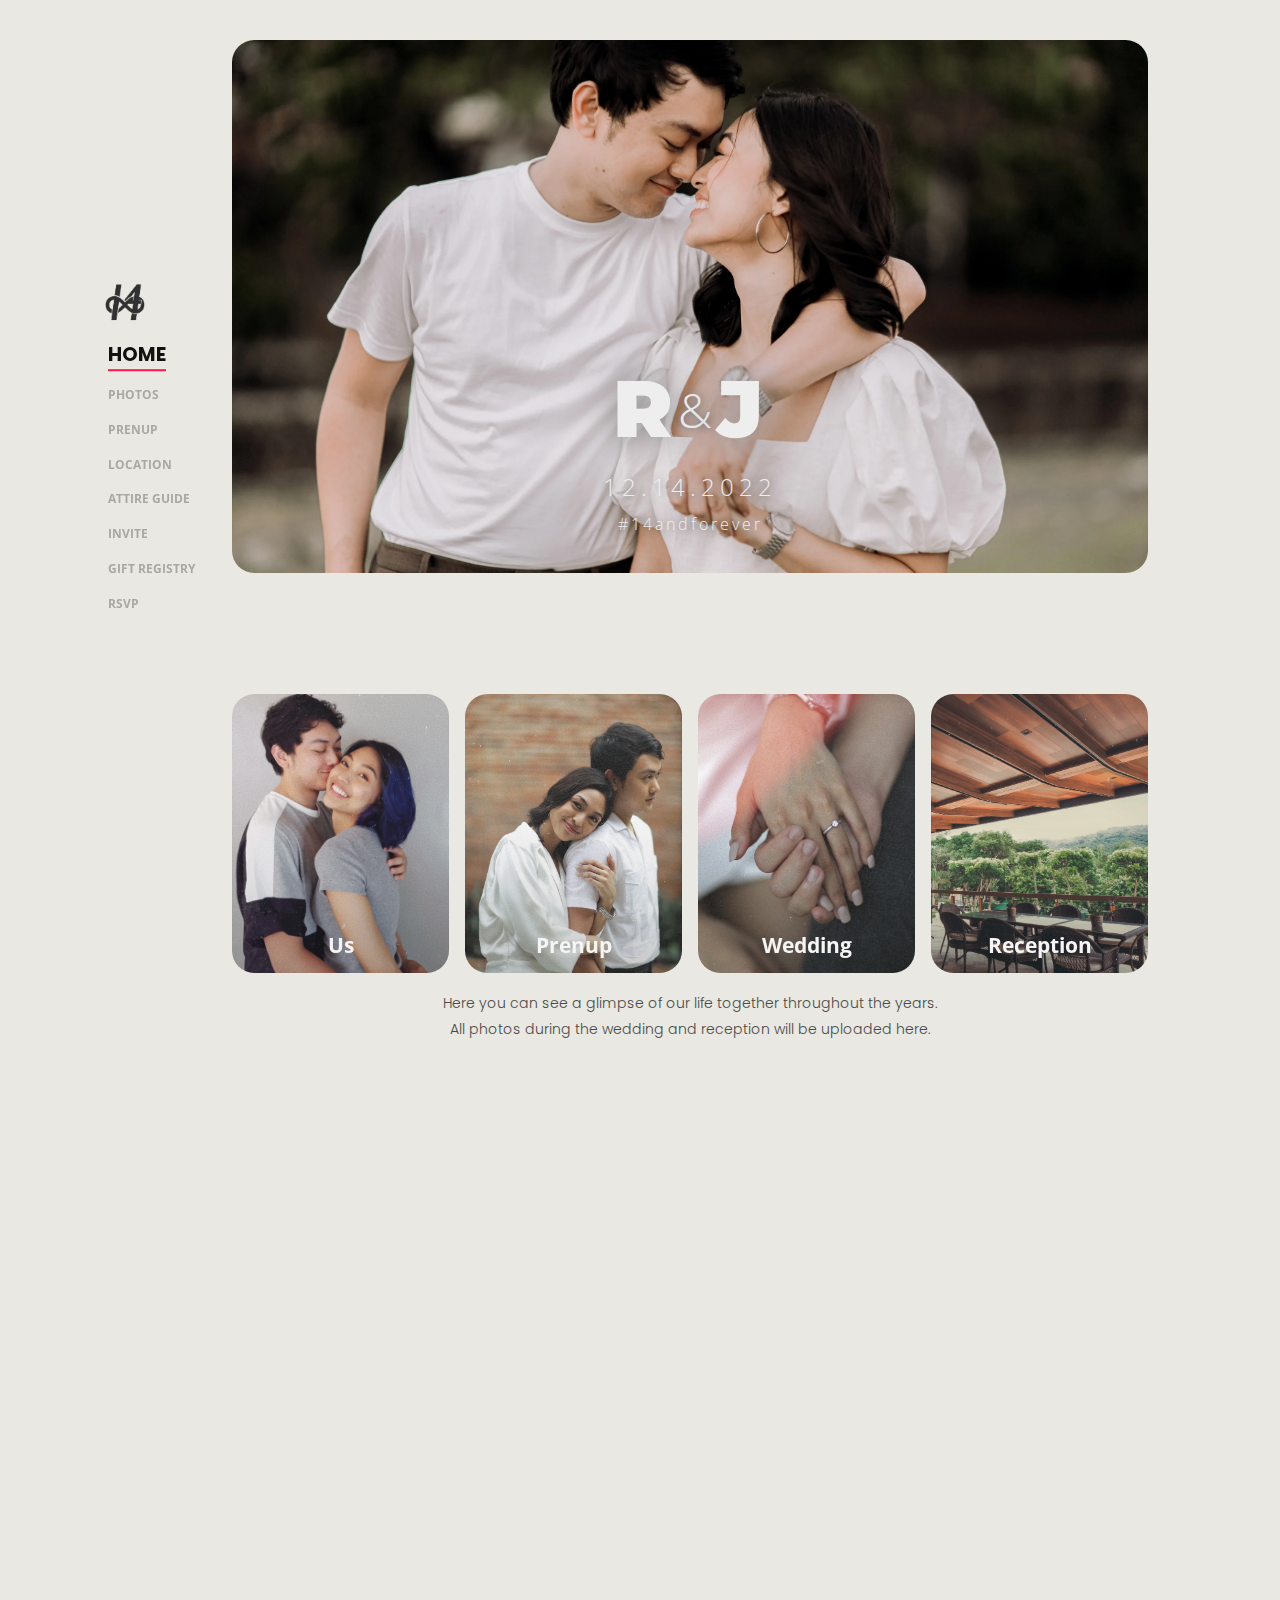
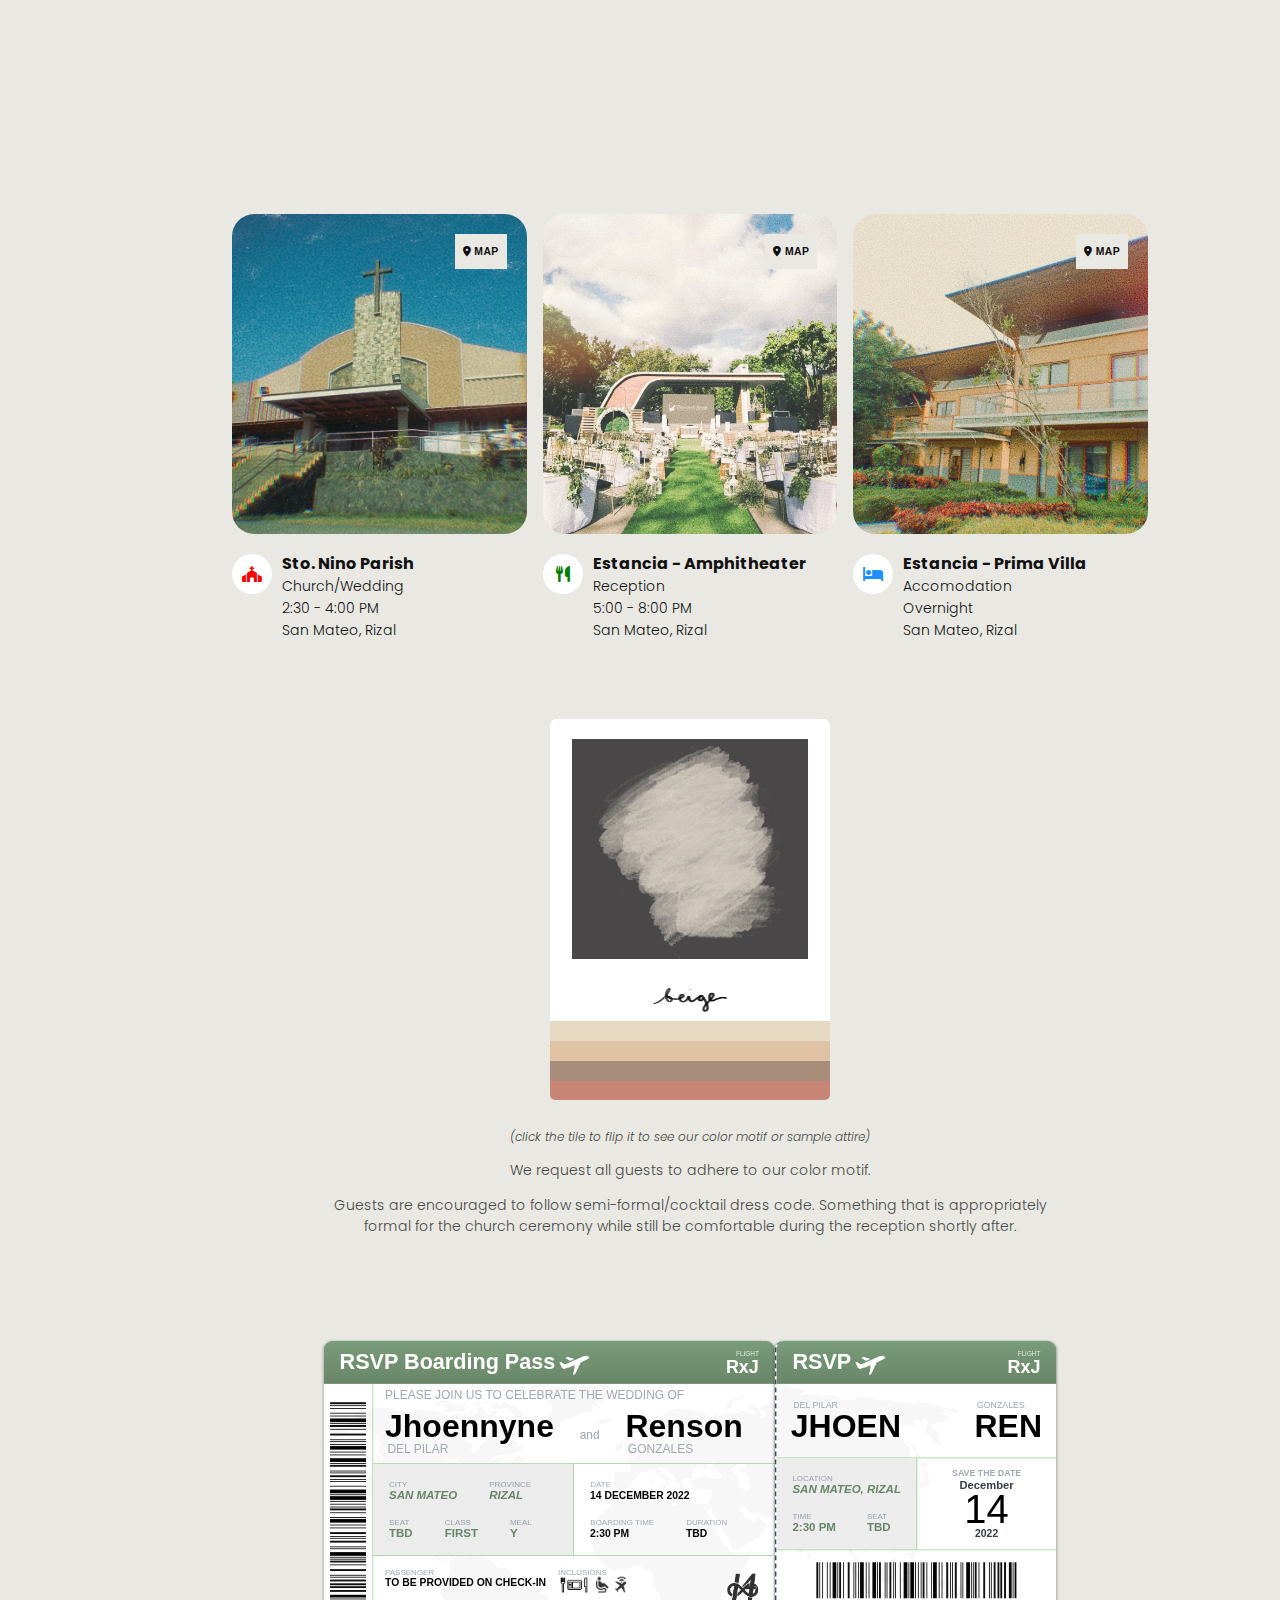
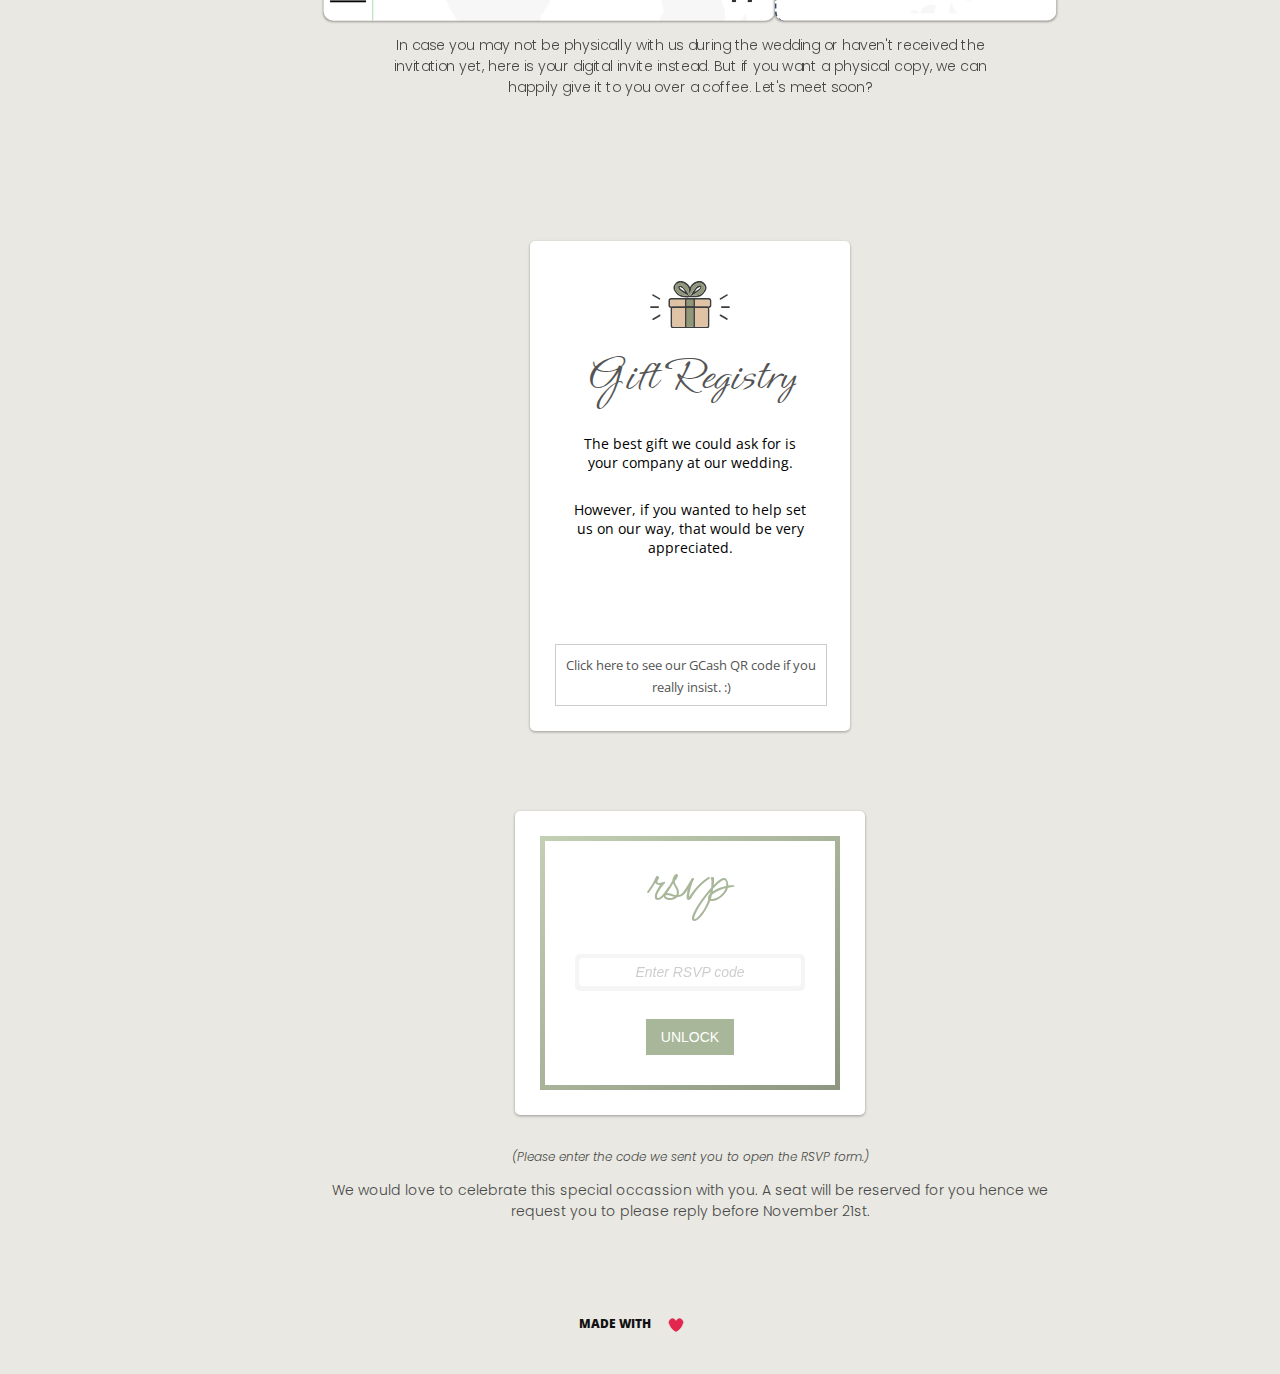
<file: index.html>
<!DOCTYPE html>
<html lang="en-US">

<head>
    <meta name="viewport" content="width=device-width, initial-scale=1">
    <meta property="og:description" content="Renson x Jhoennyne Wedding Invitation" />
    <meta property="og:image" content="Images/coverphoto2.webp" />
    <title>RxJ | 14andforever</title>
    <link href="https://fonts.googleapis.com/css2?family=Ms+Madi&display=block" rel="stylesheet">
    <link href="https://fonts.googleapis.com/css2?family=Encode+Sans:wght@500&family=Open+Sans:wght@300;700;800&display=block" rel="stylesheet">
    <link rel="stylesheet" type="text/css" href="https://fonts.googleapis.com/css2?family=Montserrat:wght@300;900&display=block" />
    <link href="https://fonts.googleapis.com/css?family=Poppins:300,300i,500,500i,700" rel="stylesheet">
    <link href="https://fonts.googleapis.com/css2?family=Ephesis&display=swap" rel="stylesheet">
    <link rel="stylesheet" type="text/css" href="css/cardhover.css">
    <script src="https://cdnjs.cloudflare.com/ajax/libs/jquery/3.3.1/jquery.min.js"></script>
    <script src="https://ajax.googleapis.com/ajax/libs/jquery/1.8.2/jquery.min.js"></script>
    <script type="text/javascript" src="js/home.js"></script>
    <link rel="stylesheet" type="text/css" href="css/home.css">
    <link rel="stylesheet" type="text/css" href="css/video.css">
    <link rel="stylesheet" type="text/css" href="css/swatches.css">
    <link rel="stylesheet" type="text/css" href="css/venue2.css">
    <link rel="stylesheet" type="text/css" href="css/topbar.css">
    <link rel="stylesheet" type="text/css" href="css/boardingpass2.css">
    <link rel="stylesheet" type="text/css" href="css/rsvp.css">
    <link rel="stylesheet" type="text/css" href="css/gift.css">
</head>

<body>
    <div class="mainbody">
        <nav class="topbar black main">
            <div class="menu-icon main">
                <a href="index.html" class="logomobile" style="padding: 10px;"><img src="Images/logodark.png" alt="image"></a>
                <i class="burger fa fa-bars fa-2x"></i>
            </div>
            <div class="menu">
                <ul class="menulist">
                    <a href="index.html" class="logotop"><img src="Images/logodark.png" alt="image"></a>
                    <li><a href="#home">Home</a></li>
                    <li><a href="#section-2">Photos</a></li>
                    <li><a href="#section-3">Prenup</a></li>
                    <li><a href="#section-4">Location</a></li>
                    <li><a href="#section-5">Attire Guide</a></li>
                    <li><a href="#section-6">Invite</a></li>
                    <li><a href="#section-7">Gift Registry</a></li>
                    <li><a href="#section-8">RSVP</a></li>
                </ul>
            </div>
        </nav>
        <nav class="home">
            <ul>
                <a href="index.html" class="logo"><img src="Images/logodark.png" alt="image"></a>
                <li><a href="#home">Home</a></li>
                <li><a href="#section-2">Photos</a></li>
                <li><a href="#section-3">Prenup</a></li>
                <li><a href="#section-4">Location</a></li>
                <li><a href="#section-5">
                        <div class="long">Attire Guide</div>
                    </a></li>
                <li><a href="#section-6">Invite</a></li>
                <li><a href="#section-7">
                        <div class="long">Gift Registry</div>
                    </a></li>
                <li><a href="#section-8">RSVP</a></li>
            </ul>
        </nav>
        <main class="gridbody">
            <header class="topheader">
                <section id="home" class="content-section" style="margin: 0;">
                    <div class="mainTitle">
                        <h1>Jhoennyne x Renson</h1>
                    </div>
                    <div class="section1">
                        <div class="initialsbox">
                            <p class="xinitials">R</p>
                            <p class="xlove">&</p>
                            <p class="xinitials">J</p>
                        </div>
                        <p class="date">12.14.2022</p>
                        <p class="hash">#14andforever</p>
                    </div>
                </section>
            </header>
            <section id="section-2" class="content-section" style="margin-top: 2rem">
                <!--Cardhover start-->
                <div class="mobile-header">
                    Photos
                </div>
                <div class="cardhover">
                    <main class="page-content">
                        <div class="card">
                            <div class="cardholder">
                                <h2 class="title">Us</h2>
                                <p class="copy"></p><a href="story.html"><button class="btn">Gallery</button></a>
                            </div>
                        </div>
                        <div class="card">
                            <div class="cardholder">
                                <h2 class="title">Prenup</h2>
                                <p class="copy"></p><a href="prenup.html"><button class="btn">Gallery</button></a>
                            </div>
                        </div>
                        <div class="card">
                            <div class="cardholder">
                                <h2 class="title">Wedding</h2>
                                <p class="copy"></p><a href="wedding.html"><button class="btn">Gallery</button></a>
                            </div>
                        </div>
                        <div class="card">
                            <div class="cardholder">
                                <h2 class="title">Reception</h2>
                                <p class="copy"></p><a href="reception.html"><button class="btn">Gallery</button></a>
                            </div>
                        </div>
                    </main>
                </div>
                <!--Cardhover end-->
                <div class="content-desc">
                    <div class="content-desc">
                        <p class="sub">Here you can see a glimpse of our life together throughout the years.</p>
                        <p class="sub">All photos during the wedding and reception will be uploaded here.</p>
                    </div>
                </div>
            </section>
            <section id="section-3" class="content-section">
                <div class="mobile-header">
                    Prenup
                </div>
                <div class="responsive-video">
                    <iframe src="https://www.facebook.com/plugins/video.php?height=610&href=https%3A%2F%2Fwww.facebook.com%2Fpragmaweddingcinema%2Fvideos%2F1250003719178983%2F&show_text=false&width=916&t=0" width="916" height="610" style="border:none;overflow:hidden" scrolling="no" frameborder="0" allowfullscreen="true" allow="autoplay; clipboard-write; encrypted-media; picture-in-picture; web-share" allowFullScreen="true"></iframe>
                </div>
            </section>
            <section id="section-4" class="content-section">
                <div class="mobile-header">
                    Location
                </div>
                <main class="main">
                    <div class="container">
                        <div class="itemholder">
                            <div class="item">
                                <a>
                                    <img src="Images/stonino3.webp" alt="image">
                                    <a href="https://www.google.com/maps/place/New+Sto.+Nino+Parish/@14.6722135,121.135025,15z/data=!4m5!3m4!1s0x0:0xa73cf51be5164c84!8m2!3d14.672353!4d121.1350096" target="_blank">
                                    </a>
                                    <div class="details">
                                        <a href="https://www.google.com/maps/place/New+Sto.+Nino+Parish/@14.6722135,121.135025,15z/data=!4m5!3m4!1s0x0:0xa73cf51be5164c84!8m2!3d14.672353!4d121.1350096" target="_blank"><button class="btn"><i class="fas fa-map-marker-alt"></i> Map</button></a>
                                    </div>
                                </a>
                            </div>
                            <div class="label">
                                <div class="icon" style="color: red;">
                                    <i class="fa-solid fa-church"></i>
                                </div>
                                <div class="info">
                                    <div class="main">Sto. Nino Parish</div>
                                    <div class="sub">Church/Wedding</div>
                                    <div class="sub">2:30 - 4:00 PM</div>
                                    <div class="sub">San Mateo, Rizal</div>
                                </div>
                            </div>
                        </div>
                        <div class="itemholder">
                            <div class="item">
                                <a>
                                    <img src="Images/amphitheater2.webp" alt="image">
                                    <a href="https://www.google.com/maps/place/Estancia+de+Lorenzo/@14.6784783,121.1329965,15z/data=!4m2!3m1!1s0x0:0xebfa5035530f8506?sa=X&ved=2ahUKEwj25bSRwbT0AhUBRuUKHQW6AOEQ_BJ6BAhDEAU" target="_blank">
                                    </a>
                                    <div class="details">
                                        <a href="https://www.google.com/maps/place/Estancia+de+Lorenzo/@14.6784783,121.1329965,15z/data=!4m2!3m1!1s0x0:0xebfa5035530f8506?sa=X&ved=2ahUKEwj25bSRwbT0AhUBRuUKHQW6AOEQ_BJ6BAhDEAU" target="_blank"><button class="btn"><i class="fas fa-map-marker-alt"></i> Map</button></a>
                                    </div>
                                </a>
                            </div>
                            <div class="label">
                                <div class="icon" style="color: green;">
                                    <i class="fa-solid fa-utensils"></i>
                                </div>
                                <div class="info">
                                    <div class="main">Estancia - Amphitheater</div>
                                    <div class="sub">Reception</div>
                                    <div class="sub">5:00 - 8:00 PM</div>
                                    <div class="sub">San Mateo, Rizal</div>
                                </div>
                            </div>
                        </div>
                        <div class="itemholder">
                            <div class="item">
                                <a>
                                    <img src="Images/hotel2.webp" alt="image">
                                    <a href="https://www.google.com/maps/place/Estancia+de+Lorenzo/@14.6784783,121.1329965,15z/data=!4m2!3m1!1s0x0:0xebfa5035530f8506?sa=X&ved=2ahUKEwj25bSRwbT0AhUBRuUKHQW6AOEQ_BJ6BAhDEAU" target="_blank">
                                    </a>
                                    <div class="details">
                                        <a href="https://www.google.com/maps/place/Estancia+de+Lorenzo/@14.6784783,121.1329965,15z/data=!4m2!3m1!1s0x0:0xebfa5035530f8506?sa=X&ved=2ahUKEwj25bSRwbT0AhUBRuUKHQW6AOEQ_BJ6BAhDEAU" target="_blank"><button class="btn"><i class="fas fa-map-marker-alt"></i> Map</button></a>
                                    </div>
                                </a>
                            </div>
                            <div class="label">
                                <div class="icon" style="color: dodgerblue;">
                                    <i class="fa-solid fa-bed"></i>
                                </div>
                                <div class="info">
                                    <div class="main">Estancia - Prima Villa</div>
                                    <div class="sub">Accomodation</div>
                                    <div class="sub">Overnight</div>
                                    <div class="sub">San Mateo, Rizal</div>
                                </div>
                            </div>
                        </div>
                    </div>
                </main>
            </section>
            <section id="section-5" class="content-section">
                <div class="mobile-header">
                    Attire Guide
                </div>
                <div class="color-palette">
                    <div id="js-flip-1" class="flip">
                        <div class="flipcard">
                            <div class="face front">
                                <div class="color-3">
                                    <div>
                                        <img src="Images/beige.webp" alt="image">
                                    </div>
                                    <div>
                                        <img src="Images/beigelabel.png" alt="image">
                                    </div>
                                    <div></div>
                                    <div></div>
                                    <div></div>
                                    <div></div>
                                </div>
                            </div>
                            <div class="face back">
                                <div class="color-3">
                                    <div>
                                        <img src="Images/attire.webp" alt="image">
                                    </div>
                                    <div>
                                        <img src="Images/attirelabel.webp" alt="image">
                                    </div>
                                    <div></div>
                                    <div></div>
                                    <div></div>
                                    <div></div>
                                </div>
                            </div>
                        </div>
                    </div>
                </div>
                <div class="content-desc" style="max-width: 750px; margin: auto; text-align: center;">
                    <p style="font-style: italic; font-size: 0.75rem;">(click the tile to flip it to see our color motif or sample attire)</p>
                    <p>We request all guests to adhere to our color motif.</p>
                    <p>Guests are encouraged to follow semi-formal/cocktail dress code. Something that is appropriately formal for the church ceremony while still be comfortable during the reception shortly after.</p>
                </div>
            </section>
            <section id="section-6" class="content-section" style="margin-bottom: 0">
                <div class="mobile-header">
                    Invite
                </div>
                <div class="section6" style="transform: scale(0.8); margin-top: -35px;">
                    <div class="bpasscon">
                        <div class="boarding-pass etkleft">
                            <header>
                                <div class="logo rsvp">
                                    RSVP Boarding Pass
                                    <a class="plane"><img src="Images/airplane.png" alt="image"></a>
                                </div>
                                <div class="flight">
                                    <small>flight</small>
                                    <strong>RxJ</strong>
                                </div>
                            </header>
                            <div class="tktdetails">
                                <div class="mainbarcode">
                                    <a><img src="Images/mainbarcode.png" alt="image"></a>
                                </div>
                                <div>
                                    <section class="header">
                                        <div class="invite">
                                            <small>Please join us to celebrate the wedding of</small>
                                        </div>
                                    </section>
                                    <section class="cities">
                                        <div class="city">
                                            <strong>Jhoennyne</strong>
                                            <small>Del Pilar</small>
                                        </div>
                                        <div class="and">
                                            <small>and</small>
                                        </div>
                                        <div class="city">
                                            <strong>Renson</strong>
                                            <small>Gonzales</small>
                                        </div>
                                    </section>
                                    <section class="infos">
                                        <div class="places">
                                            <div class="box">
                                                <small>City</small>
                                                <strong><em>San Mateo</em></strong>
                                            </div>
                                            <div class="box">
                                                <small>Province</small>
                                                <strong><em>Rizal</em></strong>
                                            </div>
                                            <div class="box">
                                                <small>Seat</small>
                                                <strong>TBD</strong>
                                            </div>
                                            <div class="box">
                                                <small>Class</small>
                                                <strong>First</strong>
                                            </div>
                                            <div class="box">
                                                <small>Meal</small>
                                                <strong>Y</strong>
                                            </div>
                                        </div>
                                        <div class="times">
                                            <div class="box" style="width: 100%;">
                                                <small>Date</small>
                                                <strong>14 DECEMBER 2022</strong>
                                            </div>
                                            <div class="box">
                                                <small>Boarding Time</small>
                                                <strong>2:30 PM</strong>
                                            </div>
                                            <div class="box">
                                                <small>Duration</small>
                                                <strong>TBD</strong>
                                            </div>
                                        </div>
                                    </section>
                                    <section class="strap">
                                        <div class="box" style="display: flex;">
                                            <div class="passenger">
                                                <small>passenger</small>
                                                <strong>To be provided on check-in</strong>
                                            </div>
                                            <div class="inclusions">
                                                <small>Inclusions</small>
                                                <a class="food"><img src="Images/food.png" alt="image"></a>
                                                <a class="lounge"><img src="Images/lounge.png" alt="image"></a>
                                                <a class="wifi"><img src="Images/wifi.png" alt="image"></a>
                                            </div>
                                            <div class="ticketlogo">
                                                <a><img src="Images/logodark.png" alt="image"></a>
                                            </div>
                                        </div>
                                    </section>
                                </div>
                            </div>
                        </div>
                        <div class="boarding-pass etkright">
                            <header>
                                <div class="logo rsvp">
                                    RSVP
                                    <a class="plane"><img src="Images/airplane.png" alt="image"></a>
                                </div>
                                <div class="flight">
                                    <small>flight</small>
                                    <strong>RxJ</strong>
                                </div>
                            </header>
                            <div class="tktdetails">
                                <section class="cities">
                                    <div class="city">
                                        <small>Del Pilar</small>

                                        <strong>Jhoen</strong>
                                    </div>
                                    <div class="city">
                                        <small>Gonzales</small>

                                        <strong>Ren</strong>
                                    </div>
                                    <svg class="airplane">
                                        <use xlink:href="#heart"></use>
                                    </svg>
                                </section>
                                <section class="infos">
                                    <div class="places">
                                        <div class="box" style="width: 100%">
                                            <small>Location</small>
                                            <strong><em>San Mateo, Rizal</em></strong>
                                        </div>
                                        <div class="box" style="width: 33.3%; padding: 10px 15px 10px 20px;">
                                            <small>Time</small>
                                            <strong>2:30 PM</strong>
                                        </div>
                                        <div class="box" style="width: 33.3%; padding: 10px 0px 10px 20px;">
                                            <small>Seat</small>
                                            <strong>TBD</strong>
                                        </div>
                                    </div>
                                    <div class="times">
                                        <div class="title"><small>Save the Date</small></div>
                                        <div class="month">December</div>
                                        <div class="number">14</div>
                                        <div class="year">2022</div>
                                    </div>
                                </section>
                                <section class="strap">
                                    <div class="box" style="display: flex">
                                        <a class="barcode"><img src="Images/barcode.png" alt="image"></a>
                                    </div>
                                </section>
                            </div>
                        </div>
                        <svg xmlns="http://www.w3.org/2000/svg" width="0" height="0" display="none">
                            <symbol id="heart" class="aheart-stroke" viewBox="0 0 40 40" id=".6731524147238221">
                                <path d="M20 35.07L4.55 19.62a8.5 8.5 0 0 1-.12-12l.12-.12a8.72 8.72 0 0 1 12.14 0L20 10.77l3.3-3.3a8.09 8.09 0 0 1 5.83-2.57 8.89 8.89 0 0 1 6.31 2.58 8.5 8.5 0 0 1 .12 12l-.12.12zM10.64 7.13a6.44 6.44 0 0 0-4.57 11.06L20 32.06l13.94-13.94A6.44 6.44 0 0 0 34 9a6.44 6.44 0 0 0-4.77-1.85A6 6 0 0 0 24.83 9L20 13.78 15.21 9a6.44 6.44 0 0 0-4.57-1.87z" />
                            </symbol>
                        </svg>
                    </div>
                    <div class="content-desc" style="max-width: 750px; margin: auto; text-align: center; font-size: 1.1rem;">
                        <p>In case you may not be physically with us during the wedding or haven't received the invitation yet, here is your digital invite instead. But if you want a physical copy, we can happily give it to you over a coffee. Let's meet soon?</p>
                    </div>
                </div>
            </section>
            <section id="section-7" class="content-section">
                <div class="mobile-header">
                    Gift Registry
                </div>
                <div class="giftclass" id="giftcard">
                    <div class="screenbox">
                        <div class="screen">
                            <div class="splash">
                                <svg version="1.1" id="gift" xmlns="http://www.w3.org/2000/svg" xmlns:xlink="http://www.w3.org/1999/xlink" x="0px" y="0px" viewBox="0 0 48.4 28.8" style="enable-background:new 0 0 48.4 28.8;" xml:space="preserve">
                                    <g>
                                        <g>
                                            <g>
                                                <path class="st0" d="M26.1,9.9c-1,0-1.7-0.1-1.9-0.1c-0.6,0.1-5.4,0.6-7.6-1.5c-1.6-1.5-2.4-2.9-2.4-4.2c0-1,0.5-2,1.4-2.9
                             c1.5-1.4,4-2.3,7.5,0.9c0.5,0.4,0.8,1,1.1,1.7c0.3-0.7,0.7-1.2,1.1-1.7c3.5-3.2,6-2.3,7.5-0.9c0.9,0.9,1.4,1.8,1.4,2.9
                             c0,1.3-0.8,2.7-2.4,4.2C30.4,9.7,27.9,9.9,26.1,9.9z M18.6,1c-0.8,0-1.6,0.3-2.4,1c-0.7,0.7-1.1,1.4-1.1,2.1c0,1,0.7,2.2,2,3.5
                             c1.6,1.5,4.9,1.4,6.3,1.3l-1-0.5C22.4,8.4,19.5,7,18,5.6C17.3,5,17,4.4,17,3.8c0-0.5,0.2-0.8,0.3-0.9l0,0c0,0,1.1-0.9,2.8,0.7
                             c1.5,1.4,3,4.1,3,4.2l0.6,1.1c0.2,0,0.3,0,0.3,0l-0.4-2.9c-0.2-1.4-0.6-2.4-1.3-3C21,1.6,19.8,1,18.6,1z M24.9,8.9
                             c1.4,0.1,4.7,0.2,6.3-1.3c1.4-1.3,2-2.4,2-3.5c0-0.8-0.4-1.4-1.1-2.1c-1.7-1.6-3.7-1.3-6.1,0.9c-0.7,0.6-1.1,1.6-1.3,3l-0.4,2.9
                             c0,0,0.1,0,0.3,0l0.6-1.1c0.1-0.1,1.6-2.8,3-4.2l0,0c1.7-1.6,2.8-0.7,2.8-0.7c0.1,0.1,0.4,0.4,0.3,0.9c0,0.6-0.4,1.2-1.1,1.8
                             C28.9,7,26,8.4,25.9,8.4L24.9,8.9z M28.9,4.3c-0.7,0.6-1.4,1.6-1.9,2.4c0.9-0.5,2-1.2,2.7-1.8c0.7-0.7,0.8-1.1,0.7-1.3
                             C30.2,3.5,29.7,3.6,28.9,4.3L28.9,4.3z M18,3.6c-0.1,0.2,0,0.6,0.7,1.3c0.7,0.6,1.8,1.3,2.7,1.8c-0.5-0.8-1.2-1.8-1.9-2.4
                             C18.7,3.6,18.2,3.5,18,3.6z" />
                                            </g>
                                        </g>
                                        <g>
                                            <path class="st1" d="M22.4,2.9C21,1.6,19.8,1,18.6,1c-0.8,0-1.6,0.3-2.4,1c-0.7,0.7-1.1,1.4-1.1,2.1c0,1,0.7,2.2,2,3.5
                           c1.6,1.5,4.9,1.4,6.3,1.3l-1-0.5C22.4,8.4,19.5,7,18,5.6C17.3,5,17,4.4,17,3.8c0-0.5,0.2-0.8,0.3-0.9l0,0c0,0,1.1-0.9,2.8,0.7
                           c1.5,1.4,3,4.1,3,4.2l0.6,1.1c0.2,0,0.3,0,0.3,0l-0.4-2.9C23.5,4.5,23.1,3.5,22.4,2.9z" />
                                            <path class="st1" d="M31.1,7.6c1.4-1.3,2-2.4,2-3.5c0-0.8-0.4-1.4-1.1-2.1c-1.7-1.6-3.7-1.3-6.1,0.9c-0.7,0.6-1.1,1.6-1.3,3
                           l-0.4,2.9c0,0,0.1,0,0.3,0l0.6-1.1c0.1-0.1,1.6-2.8,3-4.2c1.7-1.6,2.8-0.7,2.8-0.7c0.1,0.1,0.4,0.4,0.3,0.9c0,0.6-0.4,1.2-1.1,1.8
                           C28.9,7,26,8.4,25.9,8.4l-1,0.5C26.3,9,29.6,9.1,31.1,7.6z" />
                                        </g>
                                        <g>
                                            <path class="st0" d="M34.4,28.8H14c-0.8,0-1.5-0.7-1.5-1.5V16.8c0-0.8,0.7-1.5,1.5-1.5h20.4c0.8,0,1.5,0.7,1.5,1.5v10.4
                           C35.9,28.1,35.2,28.8,34.4,28.8z M14,16.3c-0.3,0-0.5,0.2-0.5,0.5v10.4c0,0.3,0.2,0.5,0.5,0.5h20.4c0.3,0,0.5-0.2,0.5-0.5V16.8
                           c0-0.3-0.2-0.5-0.5-0.5H14z" />
                                        </g>
                                        <path class="st2" d="M34.4,16.3H14c-0.3,0-0.5,0.2-0.5,0.5v10.4c0,0.3,0.2,0.5,0.5,0.5h20.4c0.3,0,0.5-0.2,0.5-0.5V16.8
                         C34.9,16.5,34.7,16.3,34.4,16.3z" />
                                        <g>
                                            <path class="st0" d="M35.6,16.3H12.7c-0.8,0-1.5-0.7-1.5-1.5v-3c0-0.8,0.7-1.5,1.5-1.5h22.9c0.8,0,1.5,0.7,1.5,1.5v3
                           C37.1,15.6,36.5,16.3,35.6,16.3z M12.7,11.3c-0.3,0-0.5,0.2-0.5,0.5v3c0,0.3,0.2,0.5,0.5,0.5h22.9c0.3,0,0.5-0.2,0.5-0.5v-3
                           c0-0.3-0.2-0.5-0.5-0.5H12.7z" />
                                        </g>
                                        <path class="st2" d="M35.6,11.3H12.7c-0.3,0-0.5,0.2-0.5,0.5v3c0,0.3,0.2,0.5,0.5,0.5h22.9c0.3,0,0.5-0.2,0.5-0.5v-3
                         C36.1,11.6,35.9,11.3,35.6,11.3z" />
                                        <g>
                                            <path class="st0" d="M27.2,16.3h-6v-6h6V16.3z M22.2,15.3h4v-4h-4V15.3z" />
                                        </g>
                                        <rect x="22.2" y="11.3" class="st3" width="4" height="4" />
                                        <g>
                                            <path class="st0" d="M27.2,28.8h-6V15.3h6V28.8z M22.2,27.8h4V16.3h-4V27.8z" />
                                        </g>
                                        <rect x="22.2" y="16.3" class="st3" width="4" height="11.4" />
                                        <g>
                                            <g>
                                                <path class="st0" d="M47.9,16.3h-4.5c-0.3,0-0.5-0.2-0.5-0.5c0-0.3,0.2-0.5,0.5-0.5h4.5c0.3,0,0.5,0.2,0.5,0.5
                             C48.4,16.1,48.1,16.3,47.9,16.3z" />
                                            </g>
                                            <g>
                                                <path class="st0" d="M42.6,11.3c-0.2,0-0.3-0.1-0.4-0.2c-0.1-0.2-0.1-0.5,0.2-0.7l3.9-2.3c0.2-0.1,0.5-0.1,0.7,0.2
                             C47.1,8.5,47,8.9,46.7,9l-3.9,2.3C42.7,11.3,42.7,11.3,42.6,11.3z" />
                                            </g>
                                            <g>
                                                <path class="st0" d="M46.5,23.6c-0.1,0-0.2,0-0.2-0.1l-3.9-2.3c-0.2-0.1-0.3-0.4-0.2-0.7s0.4-0.3,0.7-0.2l3.9,2.3
                             c0.2,0.1,0.3,0.4,0.2,0.7C46.8,23.5,46.7,23.6,46.5,23.6z" />
                                            </g>
                                        </g>
                                        <g>
                                            <g>
                                                <path class="st0" d="M5,16.3H0.5c-0.3,0-0.5-0.2-0.5-0.5c0-0.3,0.2-0.5,0.5-0.5H5c0.3,0,0.5,0.2,0.5,0.5
                             C5.5,16.1,5.3,16.3,5,16.3z" />
                                            </g>
                                            <g>
                                                <path class="st0" d="M1.9,23.6c-0.2,0-0.3-0.1-0.4-0.2c-0.1-0.2-0.1-0.5,0.2-0.7l3.9-2.3c0.2-0.1,0.5-0.1,0.7,0.2
                             c0.1,0.2,0.1,0.5-0.2,0.7l-3.9,2.3C2.1,23.6,2,23.6,1.9,23.6z" />
                                            </g>
                                            <g>
                                                <path class="st0" d="M5.8,11.3c-0.1,0-0.2,0-0.2-0.1L1.6,9C1.4,8.9,1.3,8.5,1.5,8.3C1.6,8.1,1.9,8,2.1,8.1L6,10.4
                             c0.2,0.1,0.3,0.4,0.2,0.7C6.1,11.2,6,11.3,5.8,11.3z" />
                                            </g>
                                        </g>
                                    </g>
                                </svg>
                                <h1>Gift Registry</h1>
                                <p>The best gift we could ask for is your company at our wedding. </p>
                                <p>However, if you wanted to help set us on our way, that would be very appreciated.</p>
                            </div>
                            <div class="menu">
                                <div class="section" id="qrbox">
                                    <div class="menu-item" id="menushow">
                                        <span class="showqr">Click here to see our GCash QR code if you really insist. :)</span>

                                    </div>
                                    <div class="menu-item" id="menuhide">
                                        <span class="hideqr">Click here to hide the QR code.</span>
                                    </div>
                                    <div class="info" id="qr-card">
                                        <img width="130" height="130" src="Images/gcash.jpg" />
                                        <p>(Use the GCash app to scan and send your gift.)</p>
                                        <p>Alternatively, you can give your gifts personally thru our coordinator.</p>
                                        <h2>Thank you!</h2>
                                    </div>
                                </div>
                            </div>
                        </div>
                    </div>
                </div>
            </section>
            <section id="section-8" class="content-section lastSection">
                <div class="mobile-header">
                    RSVP
                </div>
                <h1 class="section-header"></h1>
                <div class="content-desc">
                    <center>
                        <form class="gform pure-form pure-form-stacked" method="POST" data-email="" action="https://script.google.com/macros/s/AKfycbxf21ecklatcOzizeI2GbinkVbMw-O8z0HijNorhj0d3stYFSRgo_8bXsomFPwm/exec" autocomplete="off">
                            <div class="form-elements">
                                <div class="form-gradient">
                                    <div class="loader">
                                        <svg>
                                            <path fill="#000" d="M43.935,25.145c0-10.318-8.364-18.683-18.683-18.683c-10.318,0-18.683,8.365-18.683,18.683h4.068c0-8.071,6.543-14.615,14.615-14.615c8.072,0,14.615,6.543,14.615,14.615H43.935z">
                                                <animateTransform attributeType="xml" attributeName="transform" type="rotate" from="0 25 25" to="360 25 25" dur="0.8s" repeatCount="indefinite"></animateTransform>
                                            </path>
                                        </svg>
                                    </div>
                                    <div class="pw-box">
                                        <div class="content-head">rsvp</div>
                                        <br>
                                        <div class="form-input">
                                            <input type="password" id="pswd" class="box" placeholder="Enter RSVP code">
                                        </div>
                                        <br>
                                        <button onclick="checkPswd();" class="confirm">Unlock</button>
                                    </div>
                                    <div class="form-box">
                                        <div class="content-head">rsvp</div>
                                        <div class="form-input">
                                            <input id="textinput1" type="text" name="Firstname" placeholder="First Name (required)" required="" />
                                        </div>
                                        <div class="form-input">
                                            <input id="textinput2" type="text" name="Lastname" placeholder="Last Name (required)" required="" />
                                        </div>
                                        <div class="form-input form-radio">
                                            <div class="content-body">Are you attending?</div>
                                            <label>
                                                <input id="radioinput1" type="radio" name="Attending" value="yes" required="" />
                                                <span>Yes, would love to.</span>
                                            </label>
                                            <label>
                                                <input id="radioinput2" type="radio" name="Attending" value="no" />
                                                <span>Sorry, I can't.</span>
                                            </label>
                                        </div>
                                        <div class="form-input">
                                            <input id="textinput3" type="number" name="Phone" placeholder="Phone number (required)" required="" />
                                        </div>
                                        <div class="form-input">
                                            <textarea id="textinput4" name="Message" placeholder="Comments or questions? (optional)"></textarea>
                                        </div>
                                        <br>
                                        <input type="submit" id="rsvpok" class="rsvpsubmit" value="Submit" onclick="document.getElementsByClassName('loader')[0].style.display = 'block',document.getElementsByClassName('form-box')[0].style.display = 'none'" /><br>
                                        <div class="content-body">You can add more guests after submitting.</div>

                                    </div>
                                </div>
                            </div>
                            <br>
                            <div class="okmsg">
                                <div class="form-gradient">
                                    <div class="form-box">
                                        <div class="content-head">rsvp</div>
                                        <div class="sub-content-head">Thank you and see you!</div>
                                        <br>
                                        <button onclick="document.getElementsByClassName('form-elements')[0].style.display = 'block', document.getElementsByClassName('form-box')[0].style.display = 'block',  document.getElementsByClassName('okmsg')[0].style.display = 'none', document.getElementsByClassName('loader')[0].style.display = 'none', document.getElementById('textinput1').value = '', document.getElementById('textinput2').value = '', document.getElementById('textinput3').value = '', document.getElementById('textinput4').value = '', document.getElementById('radioinput1').checked = false, document.getElementById('radioinput2').checked = false, formValidation()">
                                            Add guest</button>
                                    </div>
                                </div>
                            </div>
                        </form>
                    </center>
                </div>
                <div class="content-desc" style="max-width: 750px; margin: auto; text-align: center;">
                    <p style="font-style: italic; font-size: 0.75rem;">(Please enter the code we sent you to open the RSVP form.)</p>
                    <p>We would love to celebrate this special occassion with you. A seat will be reserved for you hence we request you to please reply before November 21st.</p>
                </div>
            </section>
        </main>
    </div>
    <div class="footer">
        <div style="margin: auto 0;">MADE WITH</div>
        <div class="heart"></div>
    </div>

    <script>
        var $flip = $(".flipcard");
        setInterval(function() {
            $flip.toggleClass("flipped");
        }, 5000);
        $('#js-flip-1').on("click",
            function() {
                $('#js-flip-1 .flipcard').toggleClass('flipped');
            },
        );

    </script>
    <script data-cfasync="false" type="text/javascript">
        (function() {
            function validateHuman(honeypot) {
                if (honeypot) {
                    console.log("Robot Detected!");
                    return true;
                } else {
                    console.log("Welcome Human!");
                }
            }

            function getFormData(form) {
                var elements = form.elements;

                var fields = Object.keys(elements).filter(function(k) {
                    return (elements[k].name !== "honeypot");
                }).map(function(k) {
                    if (elements[k].name !== undefined) {
                        return elements[k].name;
                    } else if (elements[k].length > 0) {
                        return elements[k].item(0).name;
                    }
                }).filter(function(item, pos, self) {
                    return self.indexOf(item) == pos && item;
                });

                var formData = {};
                fields.forEach(function(name) {
                    var element = elements[name];
                    formData[name] = element.value;
                    if (element.length) {
                        var data = [];
                        for (var i = 0; i < element.length; i++) {
                            var item = element.item(i);
                            if (item.checked || item.selected) {
                                data.push(item.value);
                            }
                        }
                        formData[name] = data.join(', ');
                    }
                });

                // add form-specific values into the data
                formData.formDataNameOrder = JSON.stringify(fields);
                formData.formGoogleSheetName = form.dataset.sheet || "Sheet1"; // default sheet name
                formData.formGoogleSendEmail = form.dataset.email || ""; // no email by default

                console.log(formData);
                return formData;
            }

            function handleFormSubmit(event) {
                event.preventDefault();
                var form = event.target;
                var data = getFormData(form);
                if (data.email && !validEmail(data.email)) {
                    var invalidEmail = form.querySelector(".email-invalid");
                    if (invalidEmail) {
                        invalidEmail.style.display = "block";
                        return false;
                    }

                } else {
                    disableAllButtons(form);
                    var url = form.action;
                    var xhr = new XMLHttpRequest();
                    xhr.open('POST', url);
                    xhr.setRequestHeader("Content-Type", "application/x-www-form-urlencoded");
                    xhr.onreadystatechange = function() {
                        console.log(xhr.status, xhr.statusText);
                        console.log(xhr.responseText);
                        var formElements = form.querySelector(".form-elements")
                        if (formElements) {
                            formElements.style.display = "none"; // hide form
                        }
                        var thankYouMessage = form.querySelector(".okmsg");
                        if (thankYouMessage) {
                            thankYouMessage.style.display = "block";
                        }
                        return;
                    };
                    var encoded = Object.keys(data).map(function(k) {
                        return encodeURIComponent(k) + "=" + encodeURIComponent(data[k]);
                    }).join('&');
                    xhr.send(encoded);
                }
            }

            function loaded() {
                console.log("Contact form submission handler loaded successfully.");
                var forms = document.querySelectorAll("form.gform");
                for (var i = 0; i < forms.length; i++) {
                    forms[i].addEventListener("submit", handleFormSubmit, false);
                }
            };
            document.addEventListener("DOMContentLoaded", loaded, false);

            function disableAllButtons(form) {
                var buttons = form.querySelectorAll("button");
                for (var i = 0; i < buttons.length; i++) {
                    buttons[i].disabled = false;
                }
            }

        })();

    </script>
    <script type="text/javascript">
        $(document).ready(function() {
            var contentSection = $('.content-section');
            var navigation = $('nav');

            //when a nav link is clicked, smooth scroll to the section
            navigation.on('click', 'a', function(event) {
                event.preventDefault(); //prevents previous event
                smoothScroll($(this.hash));
                $(".menulist").toggleClass("showing");

            });

            //update navigation on scroll...
            $(window).on('scroll', function() {
                updateNavigation();
            })
            //...and when the page starts
            updateNavigation();

            /////FUNCTIONS
            function updateNavigation() {
                contentSection.each(function() {
                    var sectionName = $(this).attr('id');
                    var navigationMatch = $('nav a[href="#' + sectionName + '"]');
                    if (($(this).offset().top - $(window).height() / 3 < $(window).scrollTop()) &&
                        ($(this).offset().top + $(this).height() - $(window).height() / 3 > $(window).scrollTop())) {
                        navigationMatch.addClass('current');
                    } else {
                        navigationMatch.removeClass('current');
                    }
                });
            }

            function smoothScroll(target) {
                $('body,html').animate({
                    scrollTop: target.offset().top - 75
                }, 800);
            }
        });

    </script>
</body>
</file>
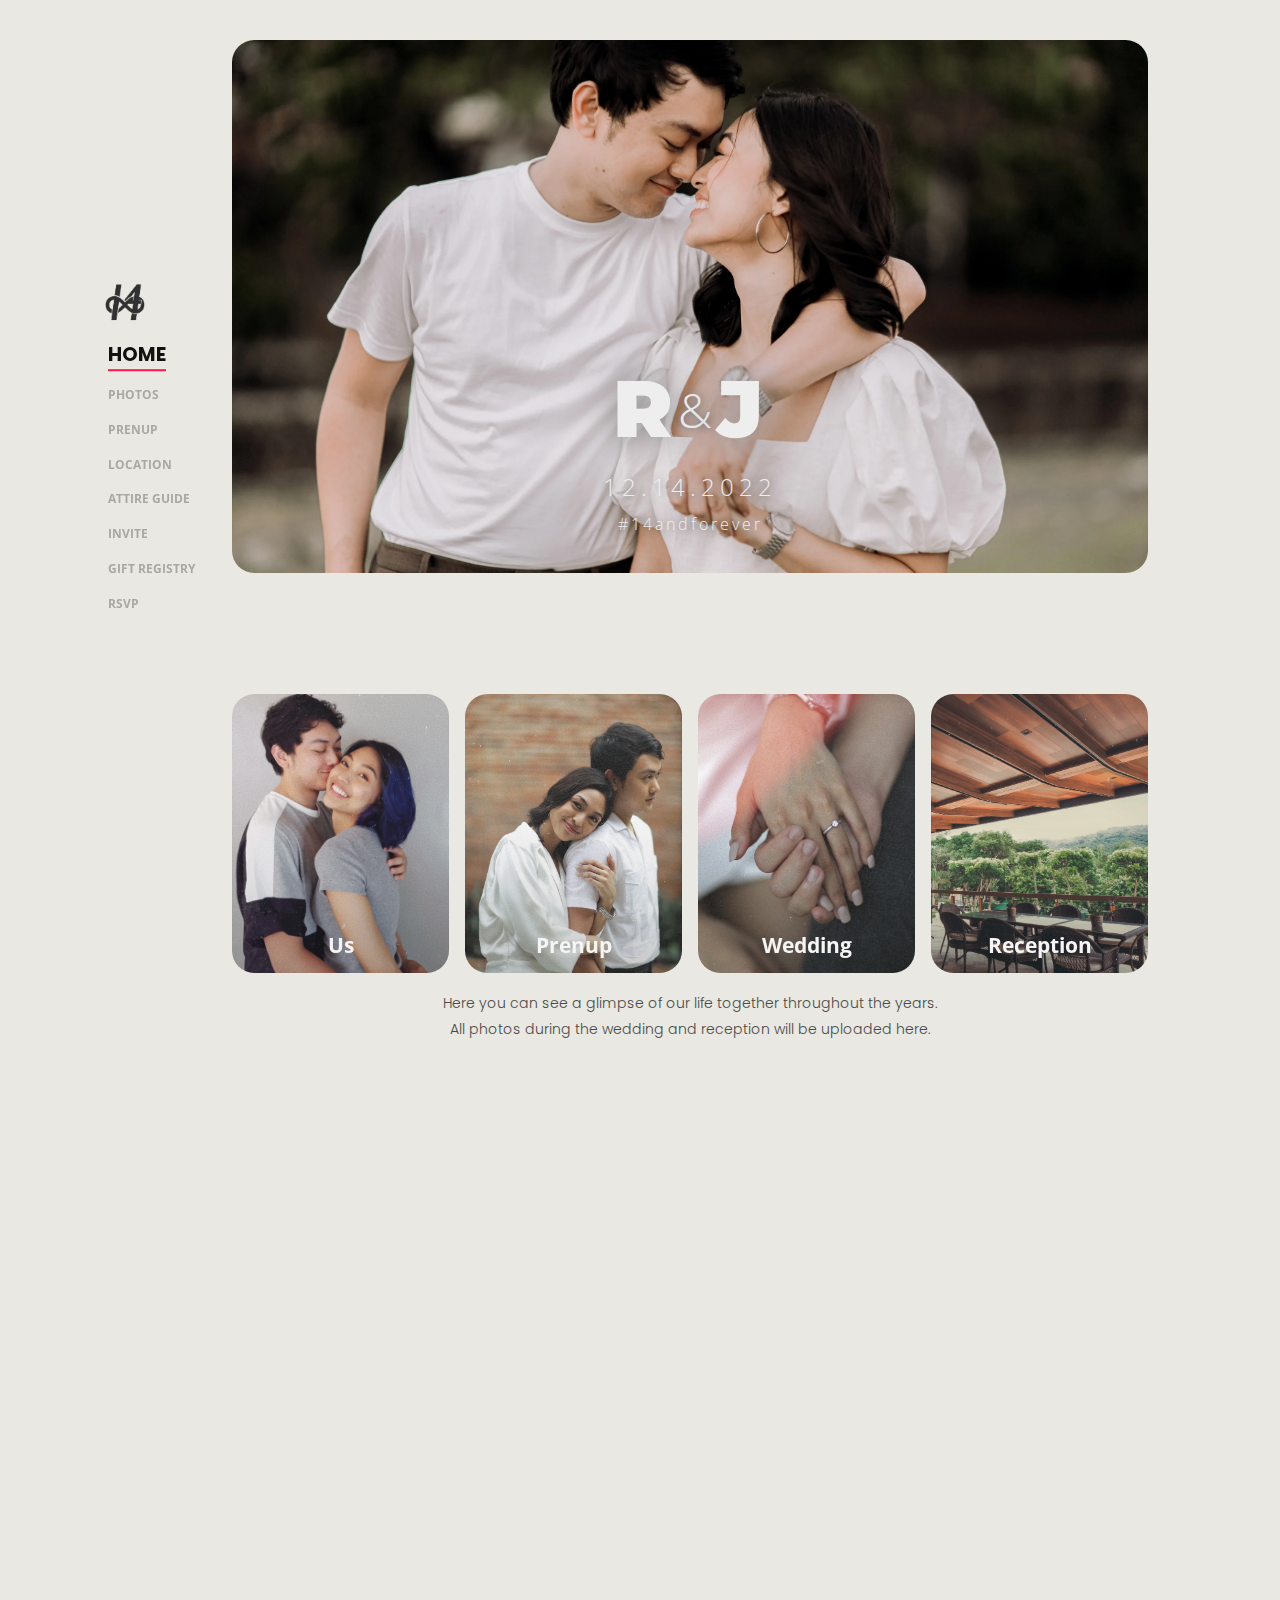
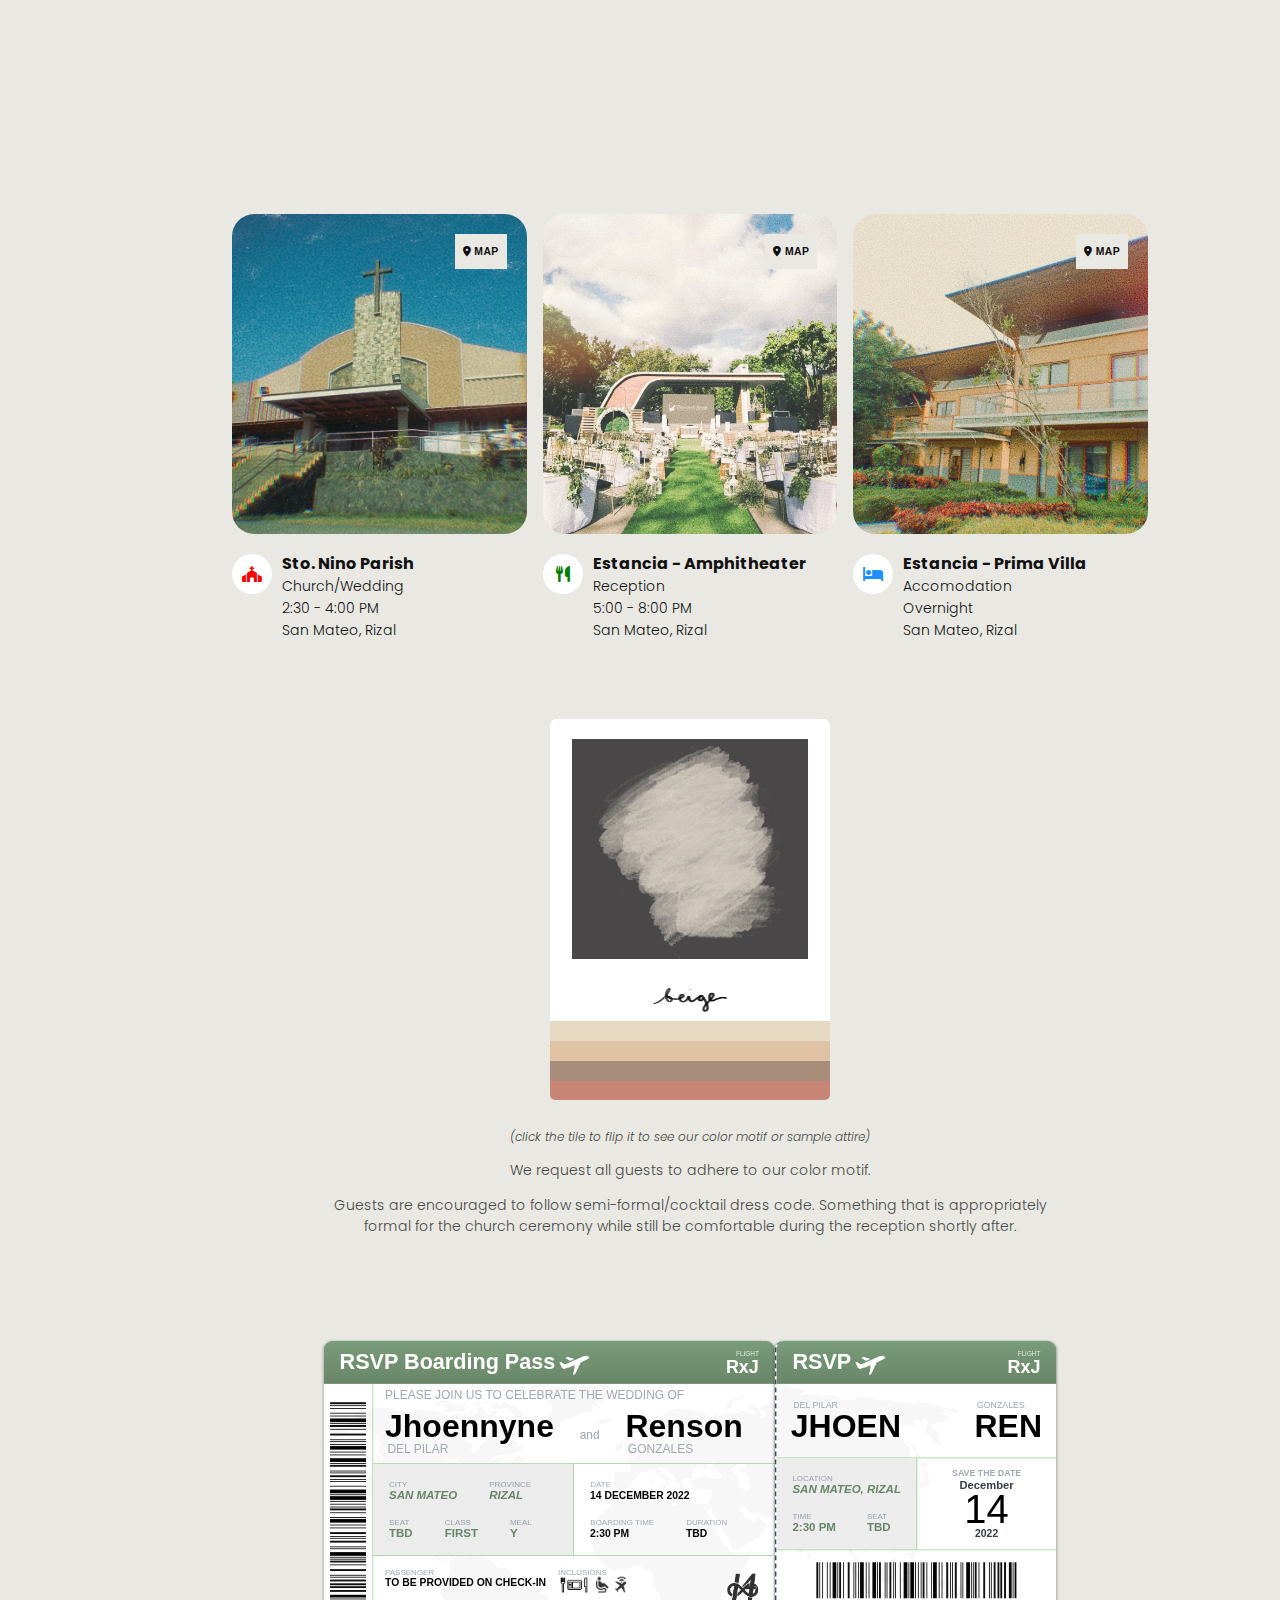
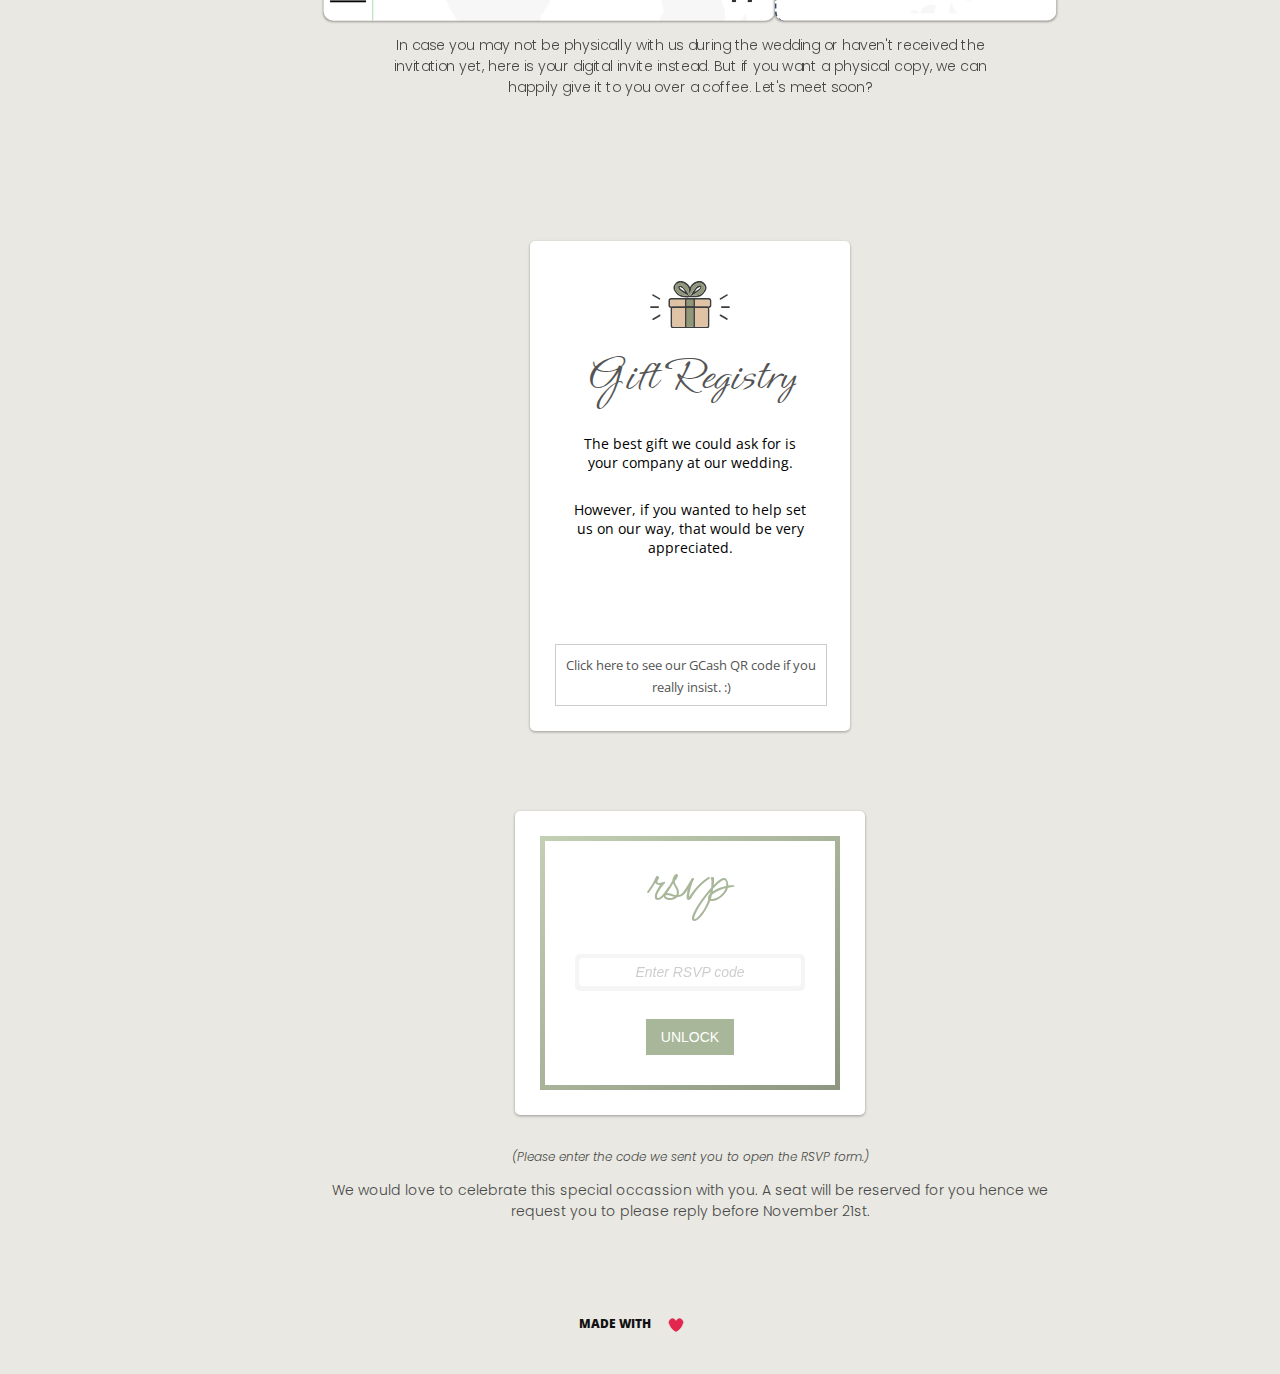
<file: test.html>
<!DOCTYPE html>
<html lang="en-US">

<head>
    <meta name="viewport" content="width=device-width, initial-scale=1">
    <meta property="og:description" content="Renson x Jhoennyne Wedding Invitation" />
    <meta property="og:image" content="Images/coverphoto2.webp" />
    <title>RxJ | 14andforever</title>
    <link href="https://fonts.googleapis.com/css2?family=Ms+Madi&display=block" rel="stylesheet">
    <link href="https://fonts.googleapis.com/css2?family=Encode+Sans:wght@500&family=Open+Sans:wght@300;700;800&display=block" rel="stylesheet">
    <link rel="stylesheet" type="text/css" href="https://fonts.googleapis.com/css2?family=Montserrat:wght@300;900&display=block" />
    <link href="https://fonts.googleapis.com/css?family=Poppins:300,300i,500,500i,700" rel="stylesheet">
    <link href="https://fonts.googleapis.com/css2?family=Ephesis&display=swap" rel="stylesheet">
    <link rel="stylesheet" type="text/css" href="css/cardhover.css">
    <script src="https://cdnjs.cloudflare.com/ajax/libs/jquery/3.3.1/jquery.min.js"></script>
    <script src="https://ajax.googleapis.com/ajax/libs/jquery/1.8.2/jquery.min.js"></script>
    <script type="text/javascript" src="js/home.js"></script>
    <link rel="stylesheet" type="text/css" href="css/home.css">
    <link rel="stylesheet" type="text/css" href="css/video.css">
    <link rel="stylesheet" type="text/css" href="css/swatches.css">
    <link rel="stylesheet" type="text/css" href="css/venue2.css">
    <link rel="stylesheet" type="text/css" href="css/topbar.css">
    <link rel="stylesheet" type="text/css" href="css/boardingpass2.css">
    <link rel="stylesheet" type="text/css" href="css/rsvp.css">
    <link rel="stylesheet" type="text/css" href="css/gift.css">
</head>

<body>
    <div class="mainbody">
        <nav class="topbar black main">
            <div class="menu-icon main">
                <a href="index.html" class="logomobile" style="padding: 10px;"><img src="Images/logodark.png" alt="image"></a>
                <i class="burger fa fa-bars fa-2x"></i>
            </div>
            <div class="menu">
                <ul class="menulist">
                    <a href="index.html" class="logotop"><img src="Images/logodark.png" alt="image"></a>
                    <li><a href="#home">Home</a></li>
                    <li><a href="#section-2">Photos</a></li>
                    <li><a href="#section-3">Prenup</a></li>
                    <li><a href="#section-4">Location</a></li>
                    <li><a href="#section-5">Attire Guide</a></li>
                    <li><a href="#section-6">Invite</a></li>
                    <li><a href="#section-7">Gift Registry</a></li>
                    <li><a href="#section-8">RSVP</a></li>
                </ul>
            </div>
        </nav>
        <nav class="home">
            <ul>
                <a href="index.html" class="logo"><img src="Images/logodark.png" alt="image"></a>
                <li><a href="#home">Home</a></li>
                <li><a href="#section-2">Photos</a></li>
                <li><a href="#section-3">Prenup</a></li>
                <li><a href="#section-4">Location</a></li>
                <li><a href="#section-5">
                        <div class="long">Attire Guide</div>
                    </a></li>
                <li><a href="#section-6">Invite</a></li>
                <li><a href="#section-7">
                        <div class="long">Gift Registry</div>
                    </a></li>
                <li><a href="#section-8">RSVP</a></li>
            </ul>
        </nav>
        <main class="gridbody">
            <header class="topheader">
                <section id="home" class="content-section" style="margin: 0;">
                    <div class="mainTitle">
                        <h1>Jhoennyne x Renson</h1>
                    </div>
                    <div class="section1">
                        <div class="initialsbox">
                            <p class="xinitials">R</p>
                            <p class="xlove">&</p>
                            <p class="xinitials">J</p>
                        </div>
                        <p class="date">12.14.2022</p>
                        <p class="hash">#14andforever</p>
                    </div>
                </section>
            </header>
            <section id="section-2" class="content-section" style="margin-top: 2rem">
                <!--Cardhover start-->
                <div class="mobile-header">
                    Photos
                </div>
                <div class="cardhover">
                    <main class="page-content">
                        <div class="card">
                            <div class="cardholder">
                                <h2 class="title">Us</h2>
                                <p class="copy"></p><a href="story.html"><button class="btn">Gallery</button></a>
                            </div>
                        </div>
                        <div class="card">
                            <div class="cardholder">
                                <h2 class="title">Prenup</h2>
                                <p class="copy"></p><a href="prenup.html"><button class="btn">Gallery</button></a>
                            </div>
                        </div>
                        <div class="card">
                            <div class="cardholder">
                                <h2 class="title">Wedding</h2>
                                <p class="copy"></p><button class="btn">Gallery</button>
                            </div>
                        </div>
                        <div class="card">
                            <div class="cardholder">
                                <h2 class="title">Reception</h2>
                                <p class="copy"></p><button class="btn">Gallery</button>
                            </div>
                        </div>
                    </main>
                </div>
                <!--Cardhover end-->
                <div class="content-desc">
                    <div class="content-desc">
                        <p class="sub">Here you can see a glimpse of our life together throughout the years.</p>
                        <p class="sub">All photos during the wedding and reception will be uploaded here.</p>
                    </div>
                </div>
            </section>
            <section id="section-3" class="content-section">
                <div class="mobile-header">
                    Prenup
                </div>
                <div class="responsive-video">
                    <iframe src="https://www.facebook.com/plugins/video.php?height=610&href=https%3A%2F%2Fwww.facebook.com%2Fpragmaweddingcinema%2Fvideos%2F1250003719178983%2F&show_text=false&width=916&t=0" width="916" height="610" style="border:none;overflow:hidden" scrolling="no" frameborder="0" allowfullscreen="true" allow="autoplay; clipboard-write; encrypted-media; picture-in-picture; web-share" allowFullScreen="true"></iframe>
                </div>
            </section>
            <section id="section-4" class="content-section">
                <div class="mobile-header">
                    Location
                </div>
                <main class="main">
                    <div class="container">
                        <div class="itemholder">
                            <div class="item">
                                <a>
                                    <img src="Images/stonino3.webp" alt="image">
                                    <a href="https://www.google.com/maps/place/New+Sto.+Nino+Parish/@14.6722135,121.135025,15z/data=!4m5!3m4!1s0x0:0xa73cf51be5164c84!8m2!3d14.672353!4d121.1350096" target="_blank">
                                    </a>
                                    <div class="details">
                                        <a href="https://www.google.com/maps/place/New+Sto.+Nino+Parish/@14.6722135,121.135025,15z/data=!4m5!3m4!1s0x0:0xa73cf51be5164c84!8m2!3d14.672353!4d121.1350096" target="_blank"><button class="btn"><i class="fas fa-map-marker-alt"></i> Map</button></a>
                                    </div>
                                </a>
                            </div>
                            <div class="label">
                                <div class="icon" style="color: red;">
                                    <i class="fa-solid fa-church"></i>
                                </div>
                                <div class="info">
                                    <div class="main">Sto. Nino Parish</div>
                                    <div class="sub">Church/Wedding</div>
                                    <div class="sub">2:30 - 4:00 PM</div>
                                    <div class="sub">San Mateo, Rizal</div>
                                </div>
                            </div>
                        </div>
                        <div class="itemholder">
                            <div class="item">
                                <a>
                                    <img src="Images/amphitheater2.webp" alt="image">
                                    <a href="https://www.google.com/maps/place/Estancia+de+Lorenzo/@14.6784783,121.1329965,15z/data=!4m2!3m1!1s0x0:0xebfa5035530f8506?sa=X&ved=2ahUKEwj25bSRwbT0AhUBRuUKHQW6AOEQ_BJ6BAhDEAU" target="_blank">
                                    </a>
                                    <div class="details">
                                        <a href="https://www.google.com/maps/place/Estancia+de+Lorenzo/@14.6784783,121.1329965,15z/data=!4m2!3m1!1s0x0:0xebfa5035530f8506?sa=X&ved=2ahUKEwj25bSRwbT0AhUBRuUKHQW6AOEQ_BJ6BAhDEAU" target="_blank"><button class="btn"><i class="fas fa-map-marker-alt"></i> Map</button></a>
                                    </div>
                                </a>
                            </div>
                            <div class="label">
                                <div class="icon" style="color: green;">
                                    <i class="fa-solid fa-utensils"></i>
                                </div>
                                <div class="info">
                                    <div class="main">Estancia - Amphitheater</div>
                                    <div class="sub">Reception</div>
                                    <div class="sub">5:00 - 8:00 PM</div>
                                    <div class="sub">San Mateo, Rizal</div>
                                </div>
                            </div>
                        </div>
                        <div class="itemholder">
                            <div class="item">
                                <a>
                                    <img src="Images/hotel2.webp" alt="image">
                                    <a href="https://www.google.com/maps/place/Estancia+de+Lorenzo/@14.6784783,121.1329965,15z/data=!4m2!3m1!1s0x0:0xebfa5035530f8506?sa=X&ved=2ahUKEwj25bSRwbT0AhUBRuUKHQW6AOEQ_BJ6BAhDEAU" target="_blank">
                                    </a>
                                    <div class="details">
                                        <a href="https://www.google.com/maps/place/Estancia+de+Lorenzo/@14.6784783,121.1329965,15z/data=!4m2!3m1!1s0x0:0xebfa5035530f8506?sa=X&ved=2ahUKEwj25bSRwbT0AhUBRuUKHQW6AOEQ_BJ6BAhDEAU" target="_blank"><button class="btn"><i class="fas fa-map-marker-alt"></i> Map</button></a>
                                    </div>
                                </a>
                            </div>
                            <div class="label">
                                <div class="icon" style="color: dodgerblue;">
                                    <i class="fa-solid fa-bed"></i>
                                </div>
                                <div class="info">
                                    <div class="main">Estancia - Prima Villa</div>
                                    <div class="sub">Accomodation</div>
                                    <div class="sub">Overnight</div>
                                    <div class="sub">San Mateo, Rizal</div>
                                </div>
                            </div>
                        </div>
                    </div>
                </main>
            </section>
            <section id="section-5" class="content-section">
                <div class="mobile-header">
                    Attire Guide
                </div>
                <div class="color-palette">
                    <div id="js-flip-1" class="flip">
                        <div class="flipcard">
                            <div class="face front">
                                <div class="color-3">
                                    <div>
                                        <img src="Images/beige.webp" alt="image">
                                    </div>
                                    <div>
                                        <img src="Images/beigelabel.png" alt="image">
                                    </div>
                                    <div></div>
                                    <div></div>
                                    <div></div>
                                    <div></div>
                                </div>
                            </div>
                            <div class="face back">
                                <div class="color-3">
                                    <div>
                                        <img src="Images/attire.webp" alt="image">
                                    </div>
                                    <div>
                                        <img src="Images/attirelabel.webp" alt="image">
                                    </div>
                                    <div></div>
                                    <div></div>
                                    <div></div>
                                    <div></div>
                                </div>
                            </div>
                        </div>
                    </div>
                </div>
                <div class="content-desc" style="max-width: 750px; margin: auto; text-align: center;">
                    <p style="font-style: italic; font-size: 0.75rem;">(click the tile to flip it to see our color motif or sample attire)</p>
                    <p>We request all guests to adhere to our color motif.</p>
                    <p>Guests are encouraged to follow semi-formal/cocktail dress code. Something that is appropriately formal for the church ceremony while still be comfortable during the reception shortly after.</p>
                </div>
            </section>
            <section id="section-6" class="content-section" style="margin-bottom: 0">
                <div class="mobile-header">
                    Invite
                </div>
                <div class="section6" style="transform: scale(0.8); margin-top: -35px;">
                    <div class="bpasscon">
                        <div class="boarding-pass etkleft">
                            <header>
                                <div class="logo rsvp">
                                    RSVP Boarding Pass
                                    <a class="plane"><img src="Images/airplane.png" alt="image"></a>
                                </div>
                                <div class="flight">
                                    <small>flight</small>
                                    <strong>RxJ</strong>
                                </div>
                            </header>
                            <div class="tktdetails">
                                <div class="mainbarcode">
                                    <a><img src="Images/mainbarcode.png" alt="image"></a>
                                </div>
                                <div>
                                    <section class="header">
                                        <div class="invite">
                                            <small>Please join us to celebrate the wedding of</small>
                                        </div>
                                    </section>
                                    <section class="cities">
                                        <div class="city">
                                            <strong>Jhoennyne</strong>
                                            <small>Del Pilar</small>
                                        </div>
                                        <div class="and">
                                            <small>and</small>
                                        </div>
                                        <div class="city">
                                            <strong>Renson</strong>
                                            <small>Gonzales</small>
                                        </div>
                                    </section>
                                    <section class="infos">
                                        <div class="places">
                                            <div class="box">
                                                <small>City</small>
                                                <strong><em>San Mateo</em></strong>
                                            </div>
                                            <div class="box">
                                                <small>Province</small>
                                                <strong><em>Rizal</em></strong>
                                            </div>
                                            <div class="box">
                                                <small>Seat</small>
                                                <strong>TBD</strong>
                                            </div>
                                            <div class="box">
                                                <small>Class</small>
                                                <strong>First</strong>
                                            </div>
                                            <div class="box">
                                                <small>Meal</small>
                                                <strong>Y</strong>
                                            </div>
                                        </div>
                                        <div class="times">
                                            <div class="box" style="width: 100%;">
                                                <small>Date</small>
                                                <strong>14 DECEMBER 2022</strong>
                                            </div>
                                            <div class="box">
                                                <small>Boarding Time</small>
                                                <strong>2:30 PM</strong>
                                            </div>
                                            <div class="box">
                                                <small>Duration</small>
                                                <strong>TBD</strong>
                                            </div>
                                        </div>
                                    </section>
                                    <section class="strap">
                                        <div class="box" style="display: flex;">
                                            <div class="passenger">
                                                <small>passenger</small>
                                                <strong>To be provided on check-in</strong>
                                            </div>
                                            <div class="inclusions">
                                                <small>Inclusions</small>
                                                <a class="food"><img src="Images/food.png" alt="image"></a>
                                                <a class="lounge"><img src="Images/lounge.png" alt="image"></a>
                                                <a class="wifi"><img src="Images/wifi.png" alt="image"></a>
                                            </div>
                                            <div class="ticketlogo">
                                                <a><img src="Images/logodark.png" alt="image"></a>
                                            </div>
                                        </div>
                                    </section>
                                </div>
                            </div>
                        </div>
                        <div class="boarding-pass etkright">
                            <header>
                                <div class="logo rsvp">
                                    RSVP
                                    <a class="plane"><img src="Images/airplane.png" alt="image"></a>
                                </div>
                                <div class="flight">
                                    <small>flight</small>
                                    <strong>RxJ</strong>
                                </div>
                            </header>
                            <div class="tktdetails">
                                <section class="cities">
                                    <div class="city">
                                        <small>Del Pilar</small>

                                        <strong>Jhoen</strong>
                                    </div>
                                    <div class="city">
                                        <small>Gonzales</small>

                                        <strong>Ren</strong>
                                    </div>
                                    <svg class="airplane">
                                        <use xlink:href="#heart"></use>
                                    </svg>
                                </section>
                                <section class="infos">
                                    <div class="places">
                                        <div class="box" style="width: 100%">
                                            <small>Location</small>
                                            <strong><em>San Mateo, Rizal</em></strong>
                                        </div>
                                        <div class="box" style="width: 33.3%; padding: 10px 15px 10px 20px;">
                                            <small>Time</small>
                                            <strong>2:30 PM</strong>
                                        </div>
                                        <div class="box" style="width: 33.3%; padding: 10px 0px 10px 20px;">
                                            <small>Seat</small>
                                            <strong>TBD</strong>
                                        </div>
                                    </div>
                                    <div class="times">
                                        <div class="title"><small>Save the Date</small></div>
                                        <div class="month">December</div>
                                        <div class="number">14</div>
                                        <div class="year">2022</div>
                                    </div>
                                </section>
                                <section class="strap">
                                    <div class="box" style="display: flex">
                                        <a class="barcode"><img src="Images/barcode.png" alt="image"></a>
                                    </div>
                                </section>
                            </div>
                        </div>
                        <svg xmlns="http://www.w3.org/2000/svg" width="0" height="0" display="none">
                            <symbol id="heart" class="aheart-stroke" viewBox="0 0 40 40" id=".6731524147238221">
                                <path d="M20 35.07L4.55 19.62a8.5 8.5 0 0 1-.12-12l.12-.12a8.72 8.72 0 0 1 12.14 0L20 10.77l3.3-3.3a8.09 8.09 0 0 1 5.83-2.57 8.89 8.89 0 0 1 6.31 2.58 8.5 8.5 0 0 1 .12 12l-.12.12zM10.64 7.13a6.44 6.44 0 0 0-4.57 11.06L20 32.06l13.94-13.94A6.44 6.44 0 0 0 34 9a6.44 6.44 0 0 0-4.77-1.85A6 6 0 0 0 24.83 9L20 13.78 15.21 9a6.44 6.44 0 0 0-4.57-1.87z" />
                            </symbol>
                        </svg>
                    </div>
                    <div class="content-desc" style="max-width: 750px; margin: auto; text-align: center; font-size: 1.1rem;">
                        <p>In case you may not be physically with us during the wedding or haven't received the invitation yet, here is your digital invite instead. But if you want a physical copy, we can happily give it to you over a coffee. Let's meet soon?</p>
                    </div>
                </div>
            </section>
            <section id="section-7" class="content-section">
                <div class="mobile-header">
                    Gift Registry
                </div>
                <div class="giftclass" id="giftcard">
                    <div class="screenbox">
                        <div class="screen">
                            <div class="splash">
                                <svg version="1.1" id="gift" xmlns="http://www.w3.org/2000/svg" xmlns:xlink="http://www.w3.org/1999/xlink" x="0px" y="0px" viewBox="0 0 48.4 28.8" style="enable-background:new 0 0 48.4 28.8;" xml:space="preserve">
                                    <g>
                                        <g>
                                            <g>
                                                <path class="st0" d="M26.1,9.9c-1,0-1.7-0.1-1.9-0.1c-0.6,0.1-5.4,0.6-7.6-1.5c-1.6-1.5-2.4-2.9-2.4-4.2c0-1,0.5-2,1.4-2.9
                             c1.5-1.4,4-2.3,7.5,0.9c0.5,0.4,0.8,1,1.1,1.7c0.3-0.7,0.7-1.2,1.1-1.7c3.5-3.2,6-2.3,7.5-0.9c0.9,0.9,1.4,1.8,1.4,2.9
                             c0,1.3-0.8,2.7-2.4,4.2C30.4,9.7,27.9,9.9,26.1,9.9z M18.6,1c-0.8,0-1.6,0.3-2.4,1c-0.7,0.7-1.1,1.4-1.1,2.1c0,1,0.7,2.2,2,3.5
                             c1.6,1.5,4.9,1.4,6.3,1.3l-1-0.5C22.4,8.4,19.5,7,18,5.6C17.3,5,17,4.4,17,3.8c0-0.5,0.2-0.8,0.3-0.9l0,0c0,0,1.1-0.9,2.8,0.7
                             c1.5,1.4,3,4.1,3,4.2l0.6,1.1c0.2,0,0.3,0,0.3,0l-0.4-2.9c-0.2-1.4-0.6-2.4-1.3-3C21,1.6,19.8,1,18.6,1z M24.9,8.9
                             c1.4,0.1,4.7,0.2,6.3-1.3c1.4-1.3,2-2.4,2-3.5c0-0.8-0.4-1.4-1.1-2.1c-1.7-1.6-3.7-1.3-6.1,0.9c-0.7,0.6-1.1,1.6-1.3,3l-0.4,2.9
                             c0,0,0.1,0,0.3,0l0.6-1.1c0.1-0.1,1.6-2.8,3-4.2l0,0c1.7-1.6,2.8-0.7,2.8-0.7c0.1,0.1,0.4,0.4,0.3,0.9c0,0.6-0.4,1.2-1.1,1.8
                             C28.9,7,26,8.4,25.9,8.4L24.9,8.9z M28.9,4.3c-0.7,0.6-1.4,1.6-1.9,2.4c0.9-0.5,2-1.2,2.7-1.8c0.7-0.7,0.8-1.1,0.7-1.3
                             C30.2,3.5,29.7,3.6,28.9,4.3L28.9,4.3z M18,3.6c-0.1,0.2,0,0.6,0.7,1.3c0.7,0.6,1.8,1.3,2.7,1.8c-0.5-0.8-1.2-1.8-1.9-2.4
                             C18.7,3.6,18.2,3.5,18,3.6z" />
                                            </g>
                                        </g>
                                        <g>
                                            <path class="st1" d="M22.4,2.9C21,1.6,19.8,1,18.6,1c-0.8,0-1.6,0.3-2.4,1c-0.7,0.7-1.1,1.4-1.1,2.1c0,1,0.7,2.2,2,3.5
                           c1.6,1.5,4.9,1.4,6.3,1.3l-1-0.5C22.4,8.4,19.5,7,18,5.6C17.3,5,17,4.4,17,3.8c0-0.5,0.2-0.8,0.3-0.9l0,0c0,0,1.1-0.9,2.8,0.7
                           c1.5,1.4,3,4.1,3,4.2l0.6,1.1c0.2,0,0.3,0,0.3,0l-0.4-2.9C23.5,4.5,23.1,3.5,22.4,2.9z" />
                                            <path class="st1" d="M31.1,7.6c1.4-1.3,2-2.4,2-3.5c0-0.8-0.4-1.4-1.1-2.1c-1.7-1.6-3.7-1.3-6.1,0.9c-0.7,0.6-1.1,1.6-1.3,3
                           l-0.4,2.9c0,0,0.1,0,0.3,0l0.6-1.1c0.1-0.1,1.6-2.8,3-4.2c1.7-1.6,2.8-0.7,2.8-0.7c0.1,0.1,0.4,0.4,0.3,0.9c0,0.6-0.4,1.2-1.1,1.8
                           C28.9,7,26,8.4,25.9,8.4l-1,0.5C26.3,9,29.6,9.1,31.1,7.6z" />
                                        </g>
                                        <g>
                                            <path class="st0" d="M34.4,28.8H14c-0.8,0-1.5-0.7-1.5-1.5V16.8c0-0.8,0.7-1.5,1.5-1.5h20.4c0.8,0,1.5,0.7,1.5,1.5v10.4
                           C35.9,28.1,35.2,28.8,34.4,28.8z M14,16.3c-0.3,0-0.5,0.2-0.5,0.5v10.4c0,0.3,0.2,0.5,0.5,0.5h20.4c0.3,0,0.5-0.2,0.5-0.5V16.8
                           c0-0.3-0.2-0.5-0.5-0.5H14z" />
                                        </g>
                                        <path class="st2" d="M34.4,16.3H14c-0.3,0-0.5,0.2-0.5,0.5v10.4c0,0.3,0.2,0.5,0.5,0.5h20.4c0.3,0,0.5-0.2,0.5-0.5V16.8
                         C34.9,16.5,34.7,16.3,34.4,16.3z" />
                                        <g>
                                            <path class="st0" d="M35.6,16.3H12.7c-0.8,0-1.5-0.7-1.5-1.5v-3c0-0.8,0.7-1.5,1.5-1.5h22.9c0.8,0,1.5,0.7,1.5,1.5v3
                           C37.1,15.6,36.5,16.3,35.6,16.3z M12.7,11.3c-0.3,0-0.5,0.2-0.5,0.5v3c0,0.3,0.2,0.5,0.5,0.5h22.9c0.3,0,0.5-0.2,0.5-0.5v-3
                           c0-0.3-0.2-0.5-0.5-0.5H12.7z" />
                                        </g>
                                        <path class="st2" d="M35.6,11.3H12.7c-0.3,0-0.5,0.2-0.5,0.5v3c0,0.3,0.2,0.5,0.5,0.5h22.9c0.3,0,0.5-0.2,0.5-0.5v-3
                         C36.1,11.6,35.9,11.3,35.6,11.3z" />
                                        <g>
                                            <path class="st0" d="M27.2,16.3h-6v-6h6V16.3z M22.2,15.3h4v-4h-4V15.3z" />
                                        </g>
                                        <rect x="22.2" y="11.3" class="st3" width="4" height="4" />
                                        <g>
                                            <path class="st0" d="M27.2,28.8h-6V15.3h6V28.8z M22.2,27.8h4V16.3h-4V27.8z" />
                                        </g>
                                        <rect x="22.2" y="16.3" class="st3" width="4" height="11.4" />
                                        <g>
                                            <g>
                                                <path class="st0" d="M47.9,16.3h-4.5c-0.3,0-0.5-0.2-0.5-0.5c0-0.3,0.2-0.5,0.5-0.5h4.5c0.3,0,0.5,0.2,0.5,0.5
                             C48.4,16.1,48.1,16.3,47.9,16.3z" />
                                            </g>
                                            <g>
                                                <path class="st0" d="M42.6,11.3c-0.2,0-0.3-0.1-0.4-0.2c-0.1-0.2-0.1-0.5,0.2-0.7l3.9-2.3c0.2-0.1,0.5-0.1,0.7,0.2
                             C47.1,8.5,47,8.9,46.7,9l-3.9,2.3C42.7,11.3,42.7,11.3,42.6,11.3z" />
                                            </g>
                                            <g>
                                                <path class="st0" d="M46.5,23.6c-0.1,0-0.2,0-0.2-0.1l-3.9-2.3c-0.2-0.1-0.3-0.4-0.2-0.7s0.4-0.3,0.7-0.2l3.9,2.3
                             c0.2,0.1,0.3,0.4,0.2,0.7C46.8,23.5,46.7,23.6,46.5,23.6z" />
                                            </g>
                                        </g>
                                        <g>
                                            <g>
                                                <path class="st0" d="M5,16.3H0.5c-0.3,0-0.5-0.2-0.5-0.5c0-0.3,0.2-0.5,0.5-0.5H5c0.3,0,0.5,0.2,0.5,0.5
                             C5.5,16.1,5.3,16.3,5,16.3z" />
                                            </g>
                                            <g>
                                                <path class="st0" d="M1.9,23.6c-0.2,0-0.3-0.1-0.4-0.2c-0.1-0.2-0.1-0.5,0.2-0.7l3.9-2.3c0.2-0.1,0.5-0.1,0.7,0.2
                             c0.1,0.2,0.1,0.5-0.2,0.7l-3.9,2.3C2.1,23.6,2,23.6,1.9,23.6z" />
                                            </g>
                                            <g>
                                                <path class="st0" d="M5.8,11.3c-0.1,0-0.2,0-0.2-0.1L1.6,9C1.4,8.9,1.3,8.5,1.5,8.3C1.6,8.1,1.9,8,2.1,8.1L6,10.4
                             c0.2,0.1,0.3,0.4,0.2,0.7C6.1,11.2,6,11.3,5.8,11.3z" />
                                            </g>
                                        </g>
                                    </g>
                                </svg>
                                <h1>Gift Registry</h1>
                                <p>The best gift we could ask for is your company at our wedding. </p>
                                <p>However, if you wanted to help set us on our way, that would be very appreciated.</p>
                            </div>
                            <div class="menu">
                                <div class="section" id="qrbox">
                                    <div class="menu-item" id="menushow">
                                        <span class="showqr">Click here to see our GCash QR code if you really insist. :)</span>

                                    </div>
                                    <div class="menu-item" id="menuhide">
                                        <span class="hideqr">Click here to hide the QR code.</span>
                                    </div>
                                    <div class="info" id="qr-card">
                                        <img width="130" height="130" src="Images/gcash.jpg" />
                                        <p>(Use the GCash app to scan and send your gift.)</p>
                                        <p>Alternatively, you can give your gifts personally thru our coordinator.</p>
                                        <h2>Thank you!</h2>
                                    </div>
                                </div>
                            </div>
                        </div>
                    </div>
                </div>
            </section>
            <section id="section-8" class="content-section lastSection">
                <div class="mobile-header">
                    RSVP
                </div>
                <h1 class="section-header"></h1>
                <div class="content-desc">
                    <center>
                        <form class="gform pure-form pure-form-stacked" method="POST" data-email="" action="https://script.google.com/macros/s/AKfycbxf21ecklatcOzizeI2GbinkVbMw-O8z0HijNorhj0d3stYFSRgo_8bXsomFPwm/exec" autocomplete="off">
                            <div class="form-elements">
                                <div class="form-gradient">
                                    <div class="loader">
                                        <svg>
                                            <path fill="#000" d="M43.935,25.145c0-10.318-8.364-18.683-18.683-18.683c-10.318,0-18.683,8.365-18.683,18.683h4.068c0-8.071,6.543-14.615,14.615-14.615c8.072,0,14.615,6.543,14.615,14.615H43.935z">
                                                <animateTransform attributeType="xml" attributeName="transform" type="rotate" from="0 25 25" to="360 25 25" dur="0.8s" repeatCount="indefinite"></animateTransform>
                                            </path>
                                        </svg>
                                    </div>
                                    <div class="pw-box">
                                        <div class="content-head">rsvp</div>
                                        <br>
                                        <div class="form-input">
                                            <input type="password" id="pswd" class="box" placeholder="Enter RSVP code">
                                        </div>
                                        <br>
                                        <button onclick="checkPswd();" class="confirm">Unlock</button>
                                    </div>
                                    <div class="form-box">
                                        <div class="content-head">rsvp</div>
                                        <div class="form-input">
                                            <input id="textinput1" type="text" name="Firstname" placeholder="First Name (required)" required="" />
                                        </div>
                                        <div class="form-input">
                                            <input id="textinput2" type="text" name="Lastname" placeholder="Last Name (required)" required="" />
                                        </div>
                                        <div class="form-input form-radio">
                                            <div class="content-body">Are you attending?</div>
                                            <label>
                                                <input id="radioinput1" type="radio" name="Attending" value="yes" required="" />
                                                <span>Yes, would love to.</span>
                                            </label>
                                            <label>
                                                <input id="radioinput2" type="radio" name="Attending" value="no" />
                                                <span>Sorry, I can't.</span>
                                            </label>
                                        </div>
                                        <div class="form-input">
                                            <input id="textinput3" type="number" name="Phone" placeholder="Phone number (required)" required="" />
                                        </div>
                                        <div class="form-input">
                                            <textarea id="textinput4" name="Message" placeholder="Comments or questions? (optional)"></textarea>
                                        </div>
                                        <br>
                                        <input type="submit" id="rsvpok" class="rsvpsubmit" value="Submit" onclick="document.getElementsByClassName('loader')[0].style.display = 'block',document.getElementsByClassName('form-box')[0].style.display = 'none'" /><br>
                                        <div class="content-body">You can add more guests after submitting.</div>

                                    </div>
                                </div>
                            </div>
                            <br>
                            <div class="okmsg">
                                <div class="form-gradient">
                                    <div class="form-box">
                                        <div class="content-head">rsvp</div>
                                        <div class="sub-content-head">Thank you and see you!</div>
                                        <br>
                                        <button onclick="document.getElementsByClassName('form-elements')[0].style.display = 'block', document.getElementsByClassName('form-box')[0].style.display = 'block',  document.getElementsByClassName('okmsg')[0].style.display = 'none', document.getElementsByClassName('loader')[0].style.display = 'none', document.getElementById('textinput1').value = '', document.getElementById('textinput2').value = '', document.getElementById('textinput3').value = '', document.getElementById('textinput4').value = '', document.getElementById('radioinput1').checked = false, document.getElementById('radioinput2').checked = false, formValidation()">
                                            Add guest</button>
                                    </div>
                                </div>
                            </div>
                        </form>
                    </center>
                </div>
                <div class="content-desc" style="max-width: 750px; margin: auto; text-align: center;">
                    <p style="font-style: italic; font-size: 0.75rem;">(Please enter the code we sent you to open the RSVP form.)</p>
                    <p>We would love to celebrate this special occassion with you. A seat will be reserved for you hence we request you to please reply before November 21st.</p>
                </div>
            </section>
        </main>
    </div>
    <div class="footer">
        <div style="margin: auto 0;">MADE WITH</div>
        <div class="heart"></div>
    </div>

    <script>
        var $flip = $(".flipcard");
        setInterval(function() {
            $flip.toggleClass("flipped");
        }, 5000);
        $('#js-flip-1').on("click",
            function() {
                $('#js-flip-1 .flipcard').toggleClass('flipped');
            },
        );

    </script>
    <script data-cfasync="false" type="text/javascript">
        (function() {
            function validateHuman(honeypot) {
                if (honeypot) {
                    console.log("Robot Detected!");
                    return true;
                } else {
                    console.log("Welcome Human!");
                }
            }

            function getFormData(form) {
                var elements = form.elements;

                var fields = Object.keys(elements).filter(function(k) {
                    return (elements[k].name !== "honeypot");
                }).map(function(k) {
                    if (elements[k].name !== undefined) {
                        return elements[k].name;
                    } else if (elements[k].length > 0) {
                        return elements[k].item(0).name;
                    }
                }).filter(function(item, pos, self) {
                    return self.indexOf(item) == pos && item;
                });

                var formData = {};
                fields.forEach(function(name) {
                    var element = elements[name];
                    formData[name] = element.value;
                    if (element.length) {
                        var data = [];
                        for (var i = 0; i < element.length; i++) {
                            var item = element.item(i);
                            if (item.checked || item.selected) {
                                data.push(item.value);
                            }
                        }
                        formData[name] = data.join(', ');
                    }
                });

                // add form-specific values into the data
                formData.formDataNameOrder = JSON.stringify(fields);
                formData.formGoogleSheetName = form.dataset.sheet || "Sheet1"; // default sheet name
                formData.formGoogleSendEmail = form.dataset.email || ""; // no email by default

                console.log(formData);
                return formData;
            }

            function handleFormSubmit(event) {
                event.preventDefault();
                var form = event.target;
                var data = getFormData(form);
                if (data.email && !validEmail(data.email)) {
                    var invalidEmail = form.querySelector(".email-invalid");
                    if (invalidEmail) {
                        invalidEmail.style.display = "block";
                        return false;
                    }

                } else {
                    disableAllButtons(form);
                    var url = form.action;
                    var xhr = new XMLHttpRequest();
                    xhr.open('POST', url);
                    xhr.setRequestHeader("Content-Type", "application/x-www-form-urlencoded");
                    xhr.onreadystatechange = function() {
                        console.log(xhr.status, xhr.statusText);
                        console.log(xhr.responseText);
                        var formElements = form.querySelector(".form-elements")
                        if (formElements) {
                            formElements.style.display = "none"; // hide form
                        }
                        var thankYouMessage = form.querySelector(".okmsg");
                        if (thankYouMessage) {
                            thankYouMessage.style.display = "block";
                        }
                        return;
                    };
                    var encoded = Object.keys(data).map(function(k) {
                        return encodeURIComponent(k) + "=" + encodeURIComponent(data[k]);
                    }).join('&');
                    xhr.send(encoded);
                }
            }

            function loaded() {
                console.log("Contact form submission handler loaded successfully.");
                var forms = document.querySelectorAll("form.gform");
                for (var i = 0; i < forms.length; i++) {
                    forms[i].addEventListener("submit", handleFormSubmit, false);
                }
            };
            document.addEventListener("DOMContentLoaded", loaded, false);

            function disableAllButtons(form) {
                var buttons = form.querySelectorAll("button");
                for (var i = 0; i < buttons.length; i++) {
                    buttons[i].disabled = false;
                }
            }

        })();

    </script>
    <script type="text/javascript">
        $(document).ready(function() {
            var contentSection = $('.content-section');
            var navigation = $('nav');

            //when a nav link is clicked, smooth scroll to the section
            navigation.on('click', 'a', function(event) {
                event.preventDefault(); //prevents previous event
                smoothScroll($(this.hash));
                $(".menulist").toggleClass("showing");

            });

            //update navigation on scroll...
            $(window).on('scroll', function() {
                updateNavigation();
            })
            //...and when the page starts
            updateNavigation();

            /////FUNCTIONS
            function updateNavigation() {
                contentSection.each(function() {
                    var sectionName = $(this).attr('id');
                    var navigationMatch = $('nav a[href="#' + sectionName + '"]');
                    if (($(this).offset().top - $(window).height() / 3 < $(window).scrollTop()) &&
                        ($(this).offset().top + $(this).height() - $(window).height() / 3 > $(window).scrollTop())) {
                        navigationMatch.addClass('current');
                    } else {
                        navigationMatch.removeClass('current');
                    }
                });
            }

            function smoothScroll(target) {
                $('body,html').animate({
                    scrollTop: target.offset().top - 75
                }, 800);
            }
        });

    </script>
</body>
</file>
<file: css/cardhover.css>
.cardhover {
    display: grid;
    place-items: center;
    margin-bottom: 20px;
}

.page-content {
    display: grid;
    grid-gap: 1rem;
    max-width: 947px;
    margin: 0 auto;
    font-family: var(--font-sans);
    width: 100%;
}

@media (max-width: 799px) {
    .page-content {
        grid-template-columns: repeat(2, 1fr);
    }

    .carholder {
        padding: 0;
    }
}

@media (min-width: 800px) {
    .page-content {
        grid-template-columns: repeat(4, 1fr);
    }
}

.card {
    position: relative;
    display: flex;
    align-items: flex-end;
    overflow: hidden;
    padding: 1rem;
    text-align: center;
    color: whitesmoke;
    background-color: whitesmoke;
    border-radius: 1.4rem;
    width: -webkit-fill-available;
    max-height: 300px;
    aspect-ratio: 3 / 4;

}

@media (min-width: 500px) {
    .card {
        /*height: 300px;*/
    }
}

.card:before {
    content: '';
    position: absolute;
    top: 0;
    left: 0;
    width: 100%;
    height: 110%;
    background-size: cover;
    background-position: 0 0;
    transition: 0.5s;
    pointer-events: none;

}

.card:after {
    content: '';
    display: block;
    position: absolute;
    top: 0;
    left: 0;
    width: 100%;
    height: 200%;
    pointer-events: none;
    background-image: linear-gradient(to bottom, rgba(0, 0, 0, 0) 0%, rgba(0, 0, 0, 0.009) 11.7%, rgba(0, 0, 0, 0.034) 22.1%, rgba(0, 0, 0, 0.072) 31.2%, rgba(0, 0, 0, 0.123) 39.4%, rgba(0, 0, 0, 0.182) 46.6%, rgba(0, 0, 0, 0.249) 53.1%, rgba(0, 0, 0, 0.320) 58.9%, rgba(0, 0, 0, 0.394) 64.3%, rgba(0, 0, 0, 0.468) 69.3%, rgba(0, 0, 0, 0.540) 74.1%, rgba(0, 0, 0, 0.607) 78.8%, rgba(0, 0, 0, 0.668) 83.6%, rgba(0, 0, 0, 0.721) 88.7%, rgba(0, 0, 0, 0.762) 94.1%, rgba(0, 0, 0, 0.790) 100%);
    transform: translateY(-20%);
    transition: 0.5s;
}

.card:nth-child(1):before {
    background-image: url(../Images/cardcover1.webp);
    background-position: center;
    background-size: cover;
}

.card:nth-child(2):before {
    background-image: url(../Images/cardcover2.webp);
    background-position: center;
    background-size: cover;
}

.card:nth-child(3):before {
    background-image: url(../Images/cardcover3.webp);
    background-position: center;
    background-size: cover;
}

.card:nth-child(4):before {
    background-image: url(../Images/cardcover4.webp);
    background-position: center;
    background-size: cover;
}

.cardholder {
    position: relative;
    display: flex;
    flex-direction: column;
    align-items: center;
    width: 100%;
    padding: 1rem;
    transition: 0.5s;
    z-index: 1;
}

.cardholder > * + * {
    margin-top: 0;
    margin-bottom: 0.5rem;
}

.title {
    font-size: 1.3rem;
    font-weight: bold;
    line-height: 1.2;
    margin: auto;
}

.copy {
    font-family: var(--font-serif);
    font-size: 1.125rem;
    font-style: italic;
    line-height: 1.2;
    color: #ddd;
    width: auto;
}

.btn {
    cursor: pointer;
    margin-top: 1rem;
    padding: 0.75rem 0.5rem;
    font-size: 0.65rem;
    font-weight: bold;
    letter-spacing: 0.025rem;
    text-transform: uppercase;
    color: #0d0d0d;
    background-color: #E9E8E2;
    border: none;
}

.btn:hover {
    background-color: #E9E8E2;
}

.btn:focus {
    outline: 1px dashed black;
    outline-offset: 3px;
}

@media (hover: hover) and (min-width: 600px) {
    .card:after {
        transform: translateY(0);
    }

    .cardholder {
        transform: translateY(calc(100% - 2.5rem));
    }

    .cardholder > *:not(.title) {
        opacity: 0;
        transform: translateY(1rem);
        transition: transform var(--d) var(--e), opacity var(--d) var(--e);
    }

    .card:hover,
    .card:focus-within {
        align-items: center;
    }

    .card:hover:before,
    .card:focus-within:before {
        transform: translateY(-4%);
    }

    .card:hover:after,
    .card:focus-within:after {
        transform: translateY(-50%);
    }

    .card:hover .cardholder,
    .card:focus-within .cardholder {
        transform: translateY(0);
    }

    .card:hover .cardholder > *:not(.title),
    .card:focus-within .cardholder > *:not(.title) {
        opacity: 1;
        transform: translateY(0);
        transition-delay: calc(var(--d) / 8);
    }

    .card:focus-within:before,
    .card:focus-within:after,
    .card:focus-within .cardholder,
    .card:focus-within .cardholder > *:not(.title) {
        transition-duration: 0s;
    }
}

.content-desc .note {
    display: flex;
    height: 40px;
    margin-top: 30px;
    justify-content: center;
}

.content-desc .note .icon {
    display: flex;
    flex-direction: row;
    justify-content: center;
    align-items: center;
    min-width: 25px;
    max-width: 25px;
    height: 25px;
    border-radius: 100%;
    background-color: white;
}

.content-desc .note .info {
    display: flex;
    flex-direction: column;
    color: #111;
    white-space: pre;
    text-align: center;
}

.content-desc .note .info .main {
    color: #111;
    font: 700 16px/1.2 "Poppins", sans-serif;
}

.content-desc .sub {
    margin: 5px;
}
</file>
<file: css/video.css>
.responsive-video {
    position: relative;
    padding-bottom: 63.25%;
    padding-top: 30px;
    height: 0;
    overflow: hidden;
    border-radius: 1.4rem;
}

.responsive-video iframe {
    position: absolute;
    top: 0;
    left: 0;
    width: 100%;
    height: 100%;
}
</file>
<file: css/swatches.css>
.color-palette {
     position: relative;
     margin: 0 auto;
     display: grid;
     grid-template-columns: repeat(auto-fit, minmax(300px, 1fr));
     justify-items: center;
     max-width: 750px;
 }

 .color-palette .color-1,
 .color-palette .color-2,
 .color-palette .color-3 {
     position: relative;
     display: flex;
     flex-direction: column;
     align-items: center;
     justify-content: flex-end;
     padding-bottom: 0.25rem;
     border-radius: 0.3125rem;
     /*box-shadow: 0 1px 3px rgba(0, 0, 0, 0.12), 0 1px 2px rgba(0, 0, 0, 0.24);*/
     transition: all 0.3s cubic-bezier(0.25, 0.8, 0.25, 1);
     margin-bottom: 1rem;
 }

 .color-palette .color-1:hover,
 .color-palette .color-2:hover,
 .color-palette .color-3:hover {
     box-shadow: 0 14px 20px rgba(0, 0, 0, 0.25), 0 5px 5px rgba(0, 0, 0, 0.22);
     cursor: pointer;
 }

 .color-palette .color-1 > div,
 .color-palette .color-2 > div,
 .color-palette .color-3 > div {
     position: relative;
     display: block;
     width: 100%;
     padding: 5px 0 0;
     color: white;
     font-size: 0.75rem;
     text-align: center;
     font: 300 14px/1.2 "Poppins", sans-serif;
 }

 .color-palette .color-2 {
     background-color: #445626;
     height: auto;
     width: 280px;
 }

 .color-palette .color-2 > div:nth-of-type(1) {
     padding: 20px 0 0 0;
     height: 245px;
     border-radius: 0.3125rem;
     border-bottom-left-radius: 0;
     border-bottom-right-radius: 0;
     background-color: white;
 }

 .color-palette .color-2 > div:nth-of-type(1) img {
     height: 90%;
 }

 .color-palette .color-2 > div:nth-of-type(2) {
     padding: 0 0 5px 0;
     background-color: white;
 }

 .color-palette .color-2 > div:nth-of-type(2) img {
     width: 75%;
 }

 .color-palette .color-2 > div:nth-of-type(3) {
     padding: 10px 0;
     background-color: #b1bca0;
 }

 .color-palette .color-2 > div:nth-of-type(4) {
     padding: 10px 0;
     background-color: #8f9779;
 }

 .color-palette .color-2 > div:nth-of-type(5) {
     margin: 0 0 10px;
     padding: 10px 0;
     background-color: #5e734e;
 }

 .color-palette .color-3 {
     background-color: #c78575;
     height: auto;
     width: 280px;
 }

 .color-palette .color-3 > div:nth-of-type(1) {
     padding: 20px 0 0 0;
     height: 245px;
     border-radius: 0.3125rem;
     border-bottom-left-radius: 0;
     border-bottom-right-radius: 0;
     background-color: white;
 }

 .color-palette .color-3 > div:nth-of-type(1) img {
     height: 90%;
 }

 .color-palette .color-3 > div:nth-of-type(2) {
     padding: 0 0 5px 0;
     background-color: white;
 }

 .color-palette .color-3 > div:nth-of-type(2) img {
     width: 75%;
 }

 .color-palette .color-3 > div:nth-of-type(3) {
     padding: 10px 0;
     background-color: #e8d9c2;
 }

 .color-palette .color-3 > div:nth-of-type(4) {
     padding: 10px 0;
     background-color: #e0c2a5;
 }

 .color-palette .color-3 > div:nth-of-type(5) {
     margin: 0 0 10px;
     padding: 10px 0;
     background-color: #a88e7a;
     ;
 }

 .color-palette .color-3 > div {
     color: #111;
 }

 .color-palette .color-1 {
     background-color: #eee;
     height: auto;
     width: 280px;
 }

 .color-palette .color-1 > div {
     color: slategray;
 }

 .color-palette .color-1 > div:nth-of-type(1) {
     padding: 20px 0 0 0;
     height: 245px;
     border-radius: 0.3125rem;
     border-bottom-left-radius: 0;
     border-bottom-right-radius: 0;
     background-color: white;
 }

 .color-palette .color-1 > div:nth-of-type(1) img {
     height: 90%;
 }


 .color-palette .color-1 > div:nth-of-type(2) {
     padding: 0 0 5px 0;
     background-color: white;
 }

 .color-palette .color-1 > div:nth-of-type(2) img {
     width: 75%;
 }

 .color-palette .color-1 > div:nth-of-type(3) {
     padding: 10px 0;
     background-color: #cfcfcf;
 }

 .color-palette .color-1 > div:nth-of-type(4) {
     padding: 10px 0;
     background-color: #f8f8f8;
 }

 .color-palette .color-1 > div:nth-of-type(5) {
     margin: 0 0 10px;
     padding: 10px 0;
     background-color: #f5f5f5;
 }

 /*---For flipping cards----*/
 .flip {
     -webkit-perspective: 800;
     width: 280px;
     position: relative;
 }

 .flip .flipcard.flipped {
     -webkit-transform: rotatey(-180deg);
 }

 .flip .flipcard {
     width: 100%;
     height: 100%;
     -webkit-transform-style: preserve-3d;
     -webkit-transition: 0.5s;
 }

 .flip .flipcard .face {
     -webkit-backface-visibility: hidden;
     z-index: 2;
 }

 .flip .flipcard .front {
     position: absolute;
     z-index: 1;
 }

 .flip .flipcard .back {
     -webkit-transform: rotatey(-180deg);
     color: black;
 }

 .flip .flipcard:hover {
     cursor: pointer;
 }
</file>
<file: css/venue2.css>
.main .container {
     display: grid;
     grid-template-columns: repeat(auto-fit, minmax(275px, 1fr));
     grid-gap: 1rem;
     justify-content: center;
     align-items: center;
     justify-items: center;
 }

 .item {
     height: 320px;
     position: relative;
     overflow: hidden;
     border-radius: 1.4rem;
     display: flex;
     margin-bottom: 20px;
     justify-content: center;
 }

 @media only screen and (max-width: 689px) {
     .item {
         height: auto;
     }
 }

 .item img {
     width: 100%;
     height: 100%;
     object-fit: cover;
 }

 .gallery {
     display: grid;
     grid-template-columns: repeat(auto-fit, minmax(250px, 1fr));
     margin-top: 50px;
     grid-gap: 20px;
 }

 .item:nth-last-child(1) {
     margin-bottom: 0;
 }

 .item h3 {
     max-width: 300px;
     padding: 20px;
     position: absolute;
     background-color: #00000080;
     color: #fff;
     bottom: 0;
     font-weight: 300;
     margin: 0;
 }

 @media only screen and (min-width: 900px) {
     .gallery {
         grid-gap: 30px;
     }
 }

 .details {
     padding: 20px;
     position: absolute;
     color: #fff;
     top: 0;
     right: 0;
     margin: 0;

 }

 .details .btn {
     margin-top: 0;
 }

 .itemholder .label {
     display: flex;
 }

 .itemholder .label .icon {
     display: flex;
     flex-direction: row;
     justify-content: center;
     align-items: center;
     min-width: 40px;
     max-width: 40px;
     height: 40px;
     border-radius: 100%;
     background-color: white;
 }

 .itemholder .label .info {
     display: flex;
     flex-direction: column;
     margin-left: 10px;
     color: #111;
     white-space: pre;
 }

 .itemholder .label .info .main {
     color: #111;
     font: 700 16px/1.2 "Poppins", sans-serif;
 }

 .itemholder .label .info .sub {
     margin-top: 5px;
     color: #111;
     font: 300 14px/1.2 "Poppins", sans-serif;
 }
</file>
<file: css/topbar.css>
.content {
    width: 90%;
    margin: 4em auto;
    font-size: 20px;
    line-height: 30px;
    text-align: justify;
}

.topbar .logo {
    margin: 0 10px;
}

.topbar .logotop img {
    width: 50px;
    height: 50px;
    vertical-align: middle;

}

.topbar .logomobile img {
    width: 50px;
    height: 50px;
    vertical-align: middle;

}

nav.topbar {
    position: fixed;
    left: 0;
    z-index: 2;
    width: 100%;
}

nav.topbar ul {
    list-style: none;
    background: rgba(0, 0, 0, 0);
    overflow: hidden;
    color: #fff;
    padding: 0;
    text-align: center;
    margin: 0;
    transition: 0.5s;
}

.topbar.black ul {
    background: #E9E8E2;
}

nav.topbar ul li {
    display: inline-block;
}

nav.topbar ul li a {
    display: block;
    text-decoration: none;
    color: #111;
    font-size: 20px;
    font: 700 1rem 'Open Sans', arial, sans-serif;
    transition: all 0.2s ease;
    opacity: 0.3;
    margin: 20px;
}

nav.topbar ul li a.current {
    font: 800 1.2rem 'Open Sans', arial, sans-serif;
    opacity: 1;
}

nav.topbar ul li a:after {
    background: none repeat scroll 0 0 transparent;
    content: "";
    display: block;
    height: 2px;
    left: 50%;
    background: #fff;
    transition: width 0.3s ease 0s, left 0.3s ease 0s;
    width: 0;
}

nav.topbar ul li a.fake:after {
    display: none;
}

nav.topbar ul li a:hover {
    opacity: 1;
}

nav.topbar ul li a:hover:after {
    width: 100%;
    left: 0;
    background: #FF1847;
}

nav.topbar ul li a.current:after {
    width: 100%;
    left: 0;
    font-size: 14px;
    transition: 0.5s;
    background: #FF1847;
}

nav.topbar ul li a.fakemobile {
    opacity: 1;
    padding-right: 20px;
    border-right: 3px solid rgba(0, 0, 0, .15);
}

nav.topbar ul li a.fakemobile p {
    margin: 0;
}

nav.topbar ul li a.fakemobile:hover:after {
    background: none;
}

.topbar .menu-icon {
    width: 100%;
    background: #E9E8E2;
    text-align: center;
    box-sizing: border-box;
    padding: 0 40px;
    /*padding: 15px 40px; for the burger icon menu*/
    color: #111;
    display: none;
}

.topbar li.firstli {
    margin-right: 0;
}

.topbar .menu-icon li a {
    font: 700 1rem 'Open Sans', arial, sans-serif;
    opacity: 1;
    text-decoration: none;
    color: #111;
    margin: 20px;
}

.topbar li.lastli a {
    margin-right: 0;
}


.topbar .menu-icon ul {
    display: flex;
}

.topbar .menu-icon .menulist-mob.main li a {
    display: none;
    transition: 5s;
}

.topbar .menu-icon .menulist-mob.main li a.current {
    display: block;
    transition: 5s;
}

nav.topbar li a.fakemobile {
    opacity: 1;
    padding-right: 20px;
    margin-right: 0;
    border-right: 3px solid rgba(0, 0, 0, .15);
}

@media(max-width:941px) {
    .content-section .mobile-header {
        display: block;
    }

    .topbar .logotop {
        display: none;
    }

    .topbar.main ul,
    .topbar .menu ul {
        max-height: 0px;
        background: #E9E8E2;
        width: 180px;
        margin: 2px 0 0 auto;
        box-shadow: 0 1px 3px rgb(0 0 0 / 12%), 0 1px 3px rgb(0 0 0 / 24%);
        /*remove diplay:none if you want UL list to show when clicking burger icon*/
    }

    .topbar.black ul {
        background: #E9E8E2;
    }

    .topbar.main .showing {
        max-height: 600px;
        height: auto;
        width: 180px;
        margin: 2px 0 0 auto;
        box-shadow: 0 1px 3px rgb(0 0 0 / 12%), 0 1px 3px rgb(0 0 0 / 24%);
    }

    nav.topbar ul li {
        box-sizing: border-box;
        text-align: center;
        min-width: 90px;
    }

    .topbar .menu-icon {
        display: flex;
        justify-content: center;
        list-style: none;
    }

    .mainbody {
        overflow-x: hidden;
    }

    nav.topbar .menu-icon {
        box-shadow: 0 1px 3px rgb(0 0 0 / 12%), 0 1px 3px rgb(0 0 0 / 24%);
    }
}

.topbar .menu-icon .burger {
    position: absolute;
    right: 35px;
    top: 22px;
    /*remove diplay:none to show burger icon*/
}
</file>
<file: css/boardingpass2.css>
.bpasscon {
    display: flex;
    justify-content: center;
    align-items: center;
    margin: 0;
}

.boarding-pass {
    height: 350px;
    background: #fff;
    border-radius: 12px;
    overflow: hidden;
    text-transform: uppercase;
    box-shadow: 0 1px 3px rgba(0, 0, 0, 0.12), 0 1px 3px rgba(0, 0, 0, 0.24);
    /*-------------------- Header --------------------*/
    /*-------------------- Cities --------------------*/
    /*-------------------- Infos --------------------*/
    /*-------------------- Strap --------------------*/
}

.etkright {
    border: 2px dashed #36475f;
    border-bottom: none;
    border-top: none;
    border-right: none;
    max-width: 350px;
    min-width: 331px;
}

.etkright .tktdetails {
    background: url(../Images/worldright.png)
}

.etkleft {
    border: none;
    width: 579px;
}

.etkright small {
    display: block;
    font-size: 11px;
    color: #a2a9b3;
}

.etkleft small {
    display: block;
    font-size: 15px;
    color: #a2a9b3;
}

.etkleft .tktdetails {
    display: flex;
    background: url(../Images/worldleft.png)
}

.etkleft .tktdetails .mainbarcode {
    border-right: 1px solid #99d298;
    width: 100px;
    display: flex;
}

.etkleft .tktdetails .mainbarcode a {
    margin: auto;
}

.etkleft .tktdetails .mainbarcode img {
    height: 250px;
}

.boarding-pass strong {
    font-size: 0.9rem;
    display: block;
}

.boarding-pass header {
    background: linear-gradient(to bottom, #799c79, #688668);
    padding: 12px 20px;
    height: 30px;
    display: flex;
}

.etktleft header .logo {
    float: left;
    width: 104px;
    height: 31px;
}

.etkright header .logo {
    float: left;
    width: 200px;
    height: 31px;
}

.boarding-pass header .rsvp {
    color: white;
    font-size: 27px;
    font-weight: 900;
    text-transform: none;
    display: flex;
}

.boarding-pass header .rsvp .plane img {
    height: 24px;
    width: 37px;
    margin: 7px 5px;
}

.boarding-pass header .flight {
    margin-left: auto;
    color: #fff;
    text-align: right;
}

.boarding-pass header .flight small {
    font-size: 8px;
    opacity: 0.8;
    color: white;
}

.boarding-pass header .flight strong {
    font-size: 1.4rem;
    text-transform: none;
}

.etkleft .header .invite {
    padding: 5px 15px;
}

.etkright .cities {
    position: relative;
}

.etkleft .cities {
    display: flex;
}

.boarding-pass .cities::after {
    content: '';
    display: table;
    clear: both;
}

.etkright .cities .city {
    padding: 20px 18px;
    float: left;
}

.etkleft .cities .city {
    padding: 5px 15px 10px 15px;
    float: left;
}

.etkleft .cities .and {
    margin: auto;
    text-transform: none;
}

.etkleft .cities .city:nth-child(3) {
    float: right;
    margin-right: 25px;
}

.etkright .cities .city:nth-child(2) {
    float: right;
}

.boarding-pass .cities .city strong {
    font-size: 40px;
    font-weight: 700;
    line-height: 1;
}

.etkleft .cities .city strong {
    text-transform: none;
}

.boarding-pass .cities .city small {
    margin-bottom: 0px;
    margin-left: 3px;
}

.boarding-pass .cities .airplane {
    position: absolute;
    width: 30px;
    height: 25px;
    top: 57%;
    left: 45%;
    opacity: 0;
    transform: translate(-50%, -50%);
    animation: move 3s infinite;
}

@keyframes move {
    40% {
        left: 50%;
        opacity: 1;
    }

    100% {
        left: 70%;
        opacity: 0;
    }
}

.boarding-pass .infos {
    display: flex;
    border-top: 1px solid #99d298;
}

.boarding-pass .infos .places,
.boarding-pass .infos .times {
    width: 50%;
    padding: 10px 0;
}

.etkright .infos .times {
    display: grid;
    margin: auto;
    justify-content: center;
}

.etkright .infos .times .title {
    font-size: 11px;
    color: #a2a9b3;
    margin: auto;
}

.etkright .infos .times .month {
    font-size: 14px;
    color: #363c44;
    text-transform: capitalize;
    margin: auto;
    font-weight: 900;
}

.etkright .infos .times .number {
    font-size: 50px;
    line-height: 45px;
    margin: auto;
}

.etkright .infos .times .year {
    font-size: 13px;
    color: #363c44;
    text-transform: capitalize;
    margin: auto;
    font-weight: 900;
}

.boarding-pass .infos .places::after,
.boarding-pass .infos .times::after {
    content: '';
    display: table;
    clear: both;
}

.boarding-pass .infos .times strong {
    transform: scale(0.9);
    transform-origin: left bottom;
}

.boarding-pass .infos .places {
    background: #ececec;
    border-right: 1px solid #99d298;
}

.boarding-pass .infos .places small {
    color: #97a1ad;
}

.boarding-pass .infos .places strong {
    color: #688668;
}

.etkleft .infos .box {
    padding: 10px 20px 10px;
    float: left;
}

.etkleft .infos .box .places {
    padding: 10px 15px 10px;
    width: 33.3%;
    float: left;
}

.etkright .infos .box {
    padding: 10px 20px 10px;
    float: left;
}

.boarding-pass .infos .box small {
    font-size: 10px;
}

.boarding-pass .strap {
    clear: both;
    position: relative;
    border-top: 1px solid #99d298;
}

.boarding-pass .strap::after {
    content: '';
    display: table;
    clear: both;
}

.boarding-pass .strap .box {
    padding: 15px;
}

.etkleft .strap .box .passenger {
    margin: 0 15px 15px 0;

}

.boarding-pass .strap .box div small {
    font-size: 10px;
}

.boarding-pass .strap .box div strong {
    font-size: 13px;
}

.boarding-pass .strap .box .inclusions .food img {
    width: 40px;
}

.boarding-pass .strap .box .inclusions .lounge img {
    width: 20px;
}

.boarding-pass .strap .box .inclusions .wifi img {
    width: 20px;
}

.boarding-pass .strap .box .ticketlogo {
    margin-left: auto;
}

.boarding-pass .strap .box .ticketlogo img {
    width: 50px;
}

.boarding-pass .strap .box sup {
    font-size: 8px;
    position: relative;
    top: -5px;
}

.boarding-pass .strap .qrcode {
    position: absolute;
    top: 15px;
    right: 20px;
    width: 80px;
    height: 80px;
}

.boarding-pass .strap .barcode {
    margin: auto;
}

.boarding-pass .strap .barcode img {
    width: 250px;
}

@media (max-width: 600px) {
    .etkleft {
        display: none;
    }

    .boarding-pass .cities .city strong {
        font-size: 2rem;
    }

    .boarding-pass strong {
        font-size: 0.6rem;
    }
}

@media (min-width:601px) and (max-width:928px) {
    .etkright {
        display: none;
    }
}
</file>
<file: css/rsvp.css>
.form-elements {
    background: white;
    box-shadow: 0 1px 3px rgb(0 0 0 / 12%), 0 1px 3px rgb(0 0 0 / 24%);
    border-radius: 5px;
    max-width: 300px;
    padding: 25px;
}

.form-elements .form-gradient {
    background: linear-gradient(to bottom right, #C3d0b3, #8d9680);
    padding: 5px;
}

.form-elements .form-box {
    padding: 0 20px 20px 20px;
    background: white;
    display: none;
}

.form-elements .content-head {
    color: #a8b699;
    font: 400 4rem "Ms Madi", cursive;
}

.form-elements .form-input {
    padding: 0.3em;
    background: #F5F5F5;
    border-radius: 5px;
    margin: 0.5em 0;
}

.form-elements input:invalid {
    background: #F5F5F5;
}

.form-elements input:focus {
    background: white;
    outline: none;
}

.form-elements input {
    border: none;
    border-radius: 4px;
    width: 100%;
    font-size: 1em;
    height: 1.8rem;
    padding: 8px;
    -webkit-box-sizing: border-box;
    /* Safari/Chrome, other WebKit */
    -moz-box-sizing: border-box;
    /* Firefox, other Gecko */
    box-sizing: border-box;
    /* Opera/IE 8+ */

}

.form-elements input::placeholder {
    font-style: italic;
    color: black;
    opacity: 20%;
}

.form-elements textarea {
    width: 100%;
    background: white;
    -webkit-box-sizing: border-box;
    /* Safari/Chrome, other WebKit */
    -moz-box-sizing: border-box;
    /* Firefox, other Gecko */
    box-sizing: border-box;
    /* Opera/IE 8+ */
    border: none;
    resize: vertical;
    padding: 8px;
    min-height: 71px;
    font: 300 0.8em "Poppins", sans-serif;
}

.form-elements textarea:focus {
    outline: none;
}

.form-elements textarea::placeholder {
    font-style: italic;
    color: black;
    opacity: 20%;
}

.form-elements button {
    width: auto;
    font-size: 1em;
    background: #a8b699;
    border: none;
    color: white;
    text-transform: uppercase;
    padding: 10px 15px;
}

.form-elements button:hover {
    cursor: pointer;
}

.form-elements .rsvpsubmit {
    width: auto;
    font-size: 1em;
    background: #a8b699;
    border: none;
    border-radius: 0;
    color: white;
    text-transform: uppercase;
    padding: 10px 15px;
    height: auto;
}

.form-elements .rsvpsubmit:disabled {
    font-size: 1em;
    background: #f4f4f4;
    color: #ccc;
    pointer-events: none;

}

.form-elements .rsvpsubmit:hover {
    cursor: pointer;
}


.okmsg {
    display: none;
    background: white;
    box-shadow: 0 1px 3px rgb(0 0 0 / 12%), 0 1px 3px rgb(0 0 0 / 24%);
    border-radius: 5px;
    width: 300px;
    padding: 20px
}

.okmsg button {
    width: auto;
    font-size: 1em;
    background: #a8b699;
    border: none;
    color: white;
    text-transform: uppercase;
    padding: 10px 20px;
}

.okmsg button:hover {
    cursor: pointer;
}

.okmsg .content-head {
    color: #a8b699;
    font: 400 4rem "Ms Madi", cursive;
}

.okmsg .sub-content-head {
    color: #333;
    font: 300 1rem "Poppins", sans-serif;
    margin: 20px 0;
}

.okmsg .form-gradient {
    background: linear-gradient(to bottom right, #C3d0b3, #8d9680);
    padding: 5px;
}

.okmsg .form-box {
    padding: 20px;
    background: white;
}

.form-elements input::-webkit-outer-spin-button,
.form-elements input::-webkit-inner-spin-button {
    /* display: none; <- Crashes Chrome on hover */
    -webkit-appearance: none;
    margin: 0;
    /* <-- Apparently some margin are still there even though it's hidden */
}

.form-elements input[type=number] {
    -moz-appearance: textfield;
    /* Firefox */
}

.loader {
    display: none;
    width: 100%;
    background: white;
    padding: 50px 0;
}

.loader svg {
    width: 50px;
    height: 50px;
}

/*
Set the color of the icon
*/
svg path,
svg rect {
    fill: #8d9680;
}

.form-elements .pw-box {
    background: white;
    padding: 0 30px 30px 30px;
}

.form-elements .pw-box .button {
    width: auto;
    font-size: 1em;
    background: #a8b699;
    border: none;
    color: white;
    text-transform: uppercase;
    padding: 10px 15px;
}

.form-elements .pw-box .box {
    text-align: center;
}

.form-elements .content-body {
    margin: 1em 0.4em 0.4em;
    font-size: 0.8em;
}

.form-elements .form-radio .content-body {
    text-align: left;
    margin: 0.5em;
    font-size: 1em;
}


.form-elements .form-radio {
    background-color: white;
    font-size: 0.8em;
}

.form-elements .form-radio label {
    display: flex;
    cursor: pointer;
    position: relative;
    overflow: hidden;
    margin-bottom: 0.375em;
}

.form-elements .form-radio input {
    opacity: 0;
    position: absolute;
    z-index: -1;
    margin: 0;
    padding: 0;
    width: auto;
}

.form-elements .form-radio input:checked + span {
    background-color: #C3d0b3;
    color: white;
}

.form-elements .form-radio input:checked + span:before {
    box-shadow: inset 0 0 0 0.4375em #8d9680;
    color: white;
}

.form-elements .form-radio span {
    display: flex;
    align-items: center;
    padding: 0.3em 0.5em 0.3em 0.3em;
    border-radius: 99em;
    transition: 0.25s ease;
}

.form-elements .form-radio span:hover {
    background-color: #C3d0b3;
    color: white;
}

.form-elements .form-radio span:before {
    display: flex;
    flex-shrink: 0;
    content: "";
    background-color: #fff;
    width: 1.5em;
    height: 1.5em;
    border-radius: 50%;
    margin-right: 0.375em;
    transition: 0.25s ease;
    box-shadow: inset 0 0 0 0.125em #8d9680;
}
</file>
<file: css/gift.css>
#giftcard h1,
#giftcard h2,
#giftcard h3 {
    font-family: 'Arimo', sans-serif;
    margin: 0;
    font-weight: 400;
}

#giftcard h1 {
    margin: auto;
    color: #545454;
    margin: 20px 0;
    font: 400 3em/1.2 'Ephesis', cursive;
}

#giftcard h2 {
    color: #545454;
    font: 400 1.4em/1.2 'Ephesis', cursive;
}

#giftcard h3 {
    font-size: 1em;
    margin: 0.5em auto;
}


.giftclass {
    height: 450px;
    max-width: 280px;
    width: 100%;
    border-radius: 5px;
    margin: auto;
    box-shadow: 0 1px 3px rgb(0 0 0 / 12%), 0 1px 3px rgb(0 0 0 / 24%);
    padding: 20px;
    background-color: white;
}

#giftcard {
    position: relative;
}

#giftcard .splash {
    text-align: center;
    padding: 15px;
}

#giftcard .splash p {
    font-size: 14px;
    margin: 2em 0;
}

#giftcard .screenbox {
    /*background: linear-gradient(to bottom right, #C3d0b3, #8d9680);*/
    padding: 5px;
    max-height: 440px;
    height: 100%;
}

#giftcard .screen {
    width: 100%;
    height: 100%;
    background-color: white;
}

#giftcard .menu {
    width: 100%;
    background-color: #f4f5f5;
}

#giftcard .menu-item {
    padding: 0.5em;
    text-align: center;
}

#giftcard #menuhide {
    display: none;
}

#giftcard #menuhide.show {
    display: block;
}

#giftcard #menushow.hide {
    display: none;
}

#giftcard #qrbox {
    position: absolute;
    max-width: 270px;
    bottom: 25px;
    width: 100%;
    background-color: white;
}

#giftcard .menu-item span {
    color: #545454;
    font-size: 0.8em;
    position: relative;
}

#giftcard .menu-item:hover {
    cursor: pointer;
}

#giftcard .section {
    border: 1px solid #ccc;
}

#giftcard .section:first-child {
    border-top: 1px solid #ccc;
}

#giftcard .info {
    display: none;
    height: 240px;
    text-align: center;
    margin-top: 5px;
}

#giftcard .info p {
    font-style: italic;
    font-size: 10px;
    margin-top: 10px;
    ;
}

#giftcard .info span {
    color: #545454;
    font-size: 0.75em;
}

#giftcard .splash svg {
    max-width: 80px;
    display: block;
    margin: auto;
}

#giftcard .splash svg .st0 {
    fill: #3D3D3D;
}

#giftcard .splash svg .st1 {
    fill-rule: evenodd;
    clip-rule: evenodd;
    fill: #8f9779;
}

#giftcard .splash svg .st2 {
    fill: #e0c2a5;
}

#giftcard .splash svg .st3 {
    fill: #8f9779;
}

#giftcard #gift {
    animation: gift 1.5s ease-in-out infinite;
}

@keyframes gift {
    0% {
        transform: rotate(0);
    }

    2.5% {
        transform: rotate(5deg) scale(1.1);
    }

    5% {
        transform: rotate(0) scale(1.1);
    }

    7.5% {
        transform: rotate(5deg) scale(1.1);
    }

    10% {
        transform: rotate(0) scale(1);
    }

    100% {
        transform: rotate(0);
    }
}
</file>
<file: css/home.css>
@import url(https://cdnjs.cloudflare.com/ajax/libs/font-awesome/6.0.0-beta3/css/all.min.css);

html {
    scroll-behavior: smooth;
    background-color: #E9E8E2;
}

.mainbody {
    margin: auto;
    max-width: 1080px;
    display: flex;
    font-family: 'Open Sans', sans-serif;
    justify-content: center;
}

.topheader {
    font-family: 'Open Sans', sans-serif;
    font-weight: 900;
    font-size: 2rem;
    letter-spacing: 3px;
    text-align: center;
}

.gridbody {
    display: flex;
    flex-direction: column;
    width: 100%;
}

nav.home {
    white-space: nowrap;
    align-items: flex-start;
}

.home ul {
    list-style: none;
}

.logo img {
    width: 50px;
    height: 50px;
}

/* Only stick if you can fit */
.home ul {
    position: sticky;
    top: 50%;
    transform: translate(0, -50%);
    display: block;
    padding: 0;
    width: 100px;
}

@media (min-width: 1101px) {
    nav.topbar {
        display: none;
    }
}

@media (max-width: 1100px) {
    .home ul {
        display: none;
    }

    nav.home {
        width: auto;
    }
}

.home ul li a {
    display: block;
    padding: 0.5rem 0 0.5rem 0.5rem;
    color: #111;
    text-decoration: none;
    text-transform: uppercase;
    font: 700 12px/1.4 'Open Sans', arial, sans-serif;
    width: fit-content;
    max-width: 100px;
    opacity: 0.3;
    transition: all 0.2s ease;
}

.home ul li a.fake {
    display: block;
    padding: 0.5rem 0 0 0.5rem;
    opacity: 1;
    font: 700 1.2rem "Poppins", sans-serif;
}

.home ul li .fake p {
    margin: 0;
}

.home ul li a:after {
    background: none repeat scroll 0 0 transparent;
    content: "";
    display: block;
    height: 2px;
    left: 50%;
    background: #fff;
    transition: width 0.3s ease 0s, left 0.3s ease 0s;
    width: 0;
}

.home ul li a.fake:after {
    display: none;
}

.home ul li a:hover {
    opacity: 1;
}

.home ul li a:hover:after {
    width: 100%;
    left: 0;
    background: #FF1847;
}

.home ul li a.current:after {
    width: 100%;
    left: 0;
    font-size: 14px;
    transition: 0.5s;
    background: #FF1847;
}

.home .sbar.current:after {
    width: 100%;
    left: 0;
    font-size: 14px;
    transition: 0.5s;
    background: #FF1847;
}

.home ul li a.current {
    opacity: 1;
    font: 700 1.2rem "Poppins", sans-serif;
}

.home .current .long {
    font-size: 0.95rem;
}

.home .sbar p {
    margin: 0;
}

.home .asubtext {
    font: 300 0.7rem "Poppins", sans-serif;
}

.home .asub {
    /*margin-left: auto;
    padding: 0 0.7rem 0.5rem 0;*/
    padding-top: 0;
    padding-bottom: 5px;
}

.content-section {
    padding: 2rem;
    margin: 1rem 0 0 0;
    background-color: transparent;
    border-radius: 2px;
}

.content-section .mobile-header {
    font: 700 1.2rem 'Open Sans', arial, sans-serif;
    border-top: 3px solid rgba(0, 0, 0, .15);
    -webkit-background-clip: padding-box;
    /* for Safari */
    background-clip: padding-box;
    /* for IE9+, Firefox 4+, Opera, Chrome */
    padding: 1rem 0;
    display: none;
}

.banner p {
    font-size: 0.9rem;
    font-weight: 300;
}

.content-desc {
    font: 300 14px/1.2 "Poppins", sans-serif;
    line-height: 1.5;
    color: #484847;
    max-width: 750px;
    margin: auto;
    text-align: center;
}


.top {
    padding: 0;
    margin: 0;
    background: none;
}

footer {
    grid-column: 1 / 3;
    background: #607D8B;
    padding: 5rem 1rem;
}

.section-header {
    margin: 0;
    letter-spacing: 0;
    font-family: "Poppins", serif;
    font-weight: 700;
    line-height: 1.25;
    color: #000;
    font-size: 1.7rem;
    text-align: center;
}

.section-header img {
    height: 50px;
}

.section1 {
    background-image: url(../Images/coverphoto2.webp);
    background-repeat: no-repeat;
    background-size: cover;
    height: 500px;
    background-position: top center;
    color: #eee;
    text-align: center;
    margin-bottom: 25px;
    border-radius: 1.4rem;
    display: grid;
    align-content: end;
    padding-bottom: 33px;
}

.section1 .initialsbox {
    display: flex;
    justify-content: center;
}

.section1 p {
    font-size: 1.5rem;
    letter-spacing: 5px;
    margin: 5px 0;
    text-shadow: 1px 1px 10px #555;
}

.mainTitle {
    display: none;
}

.section1 .xlove {
    font-size: 3rem;
    font-weight: 300;
    line-height: 100px;
}

.section1 .xinitials {
    font-family: 'Montserrat', sans-serif;
    font-weight: 900;
    font-size: 5rem;
    text-shadow: 1px 1px 45px #777;
}

.section1 .date {
    font-weight: 300;
}

.section1 .hash {
    font-size: 1rem;
    letter-spacing: 3px;
    font-weight: 300;
}

.section1 .neon {
    font-size: 1rem;
    letter-spacing: 3px;
    font-weight: 300;
}

.section6 {
    font-family: 'Roboto', sans-serif;
}

.lastSection {
    margin-bottom: 1rem;
}

.footer {
    padding: 1rem;
    text-align: center;
    color: #111;
    font: 900 12px/1.4 'Open Sans', arial, sans-serif;
    display: flex;
    justify-content: center;
}

.footer p {
    margin: 17px -10px;
}

.heart {
    width: 50px;
    height: 50px;
    background: url(../Images/heart2.png);
    background-position: 0 0;
    cursor: pointer;
    animation: fave-heart 1.5s steps(18);
    margin: auto 0;
}

.heart:hover {
    background-position: -2800px 0;
    transition: background 1.5s steps(28);
}

@keyframes fave-heart {
    0% {
        background-position: 0 0;
    }

    100% {
        background-position: -2800px 0;
    }
}


@media (max-width: 1100px) {
    body {
        margin: 0 30px;
        max-width: 100%;
    }

    .topheader {
        margin: 70px 0 0 0;
    }

    .galleryview {
        margin: 60px 0 0 0;
    }

    .content-section {
        padding: 0;
        margin-bottom: 5rem;
    }
}

@media (max-width: 941px) {
    .topheader {
        margin-top: 100px;
    }
}

.fancybox-caption__body {
    display: none;
}
</file>
